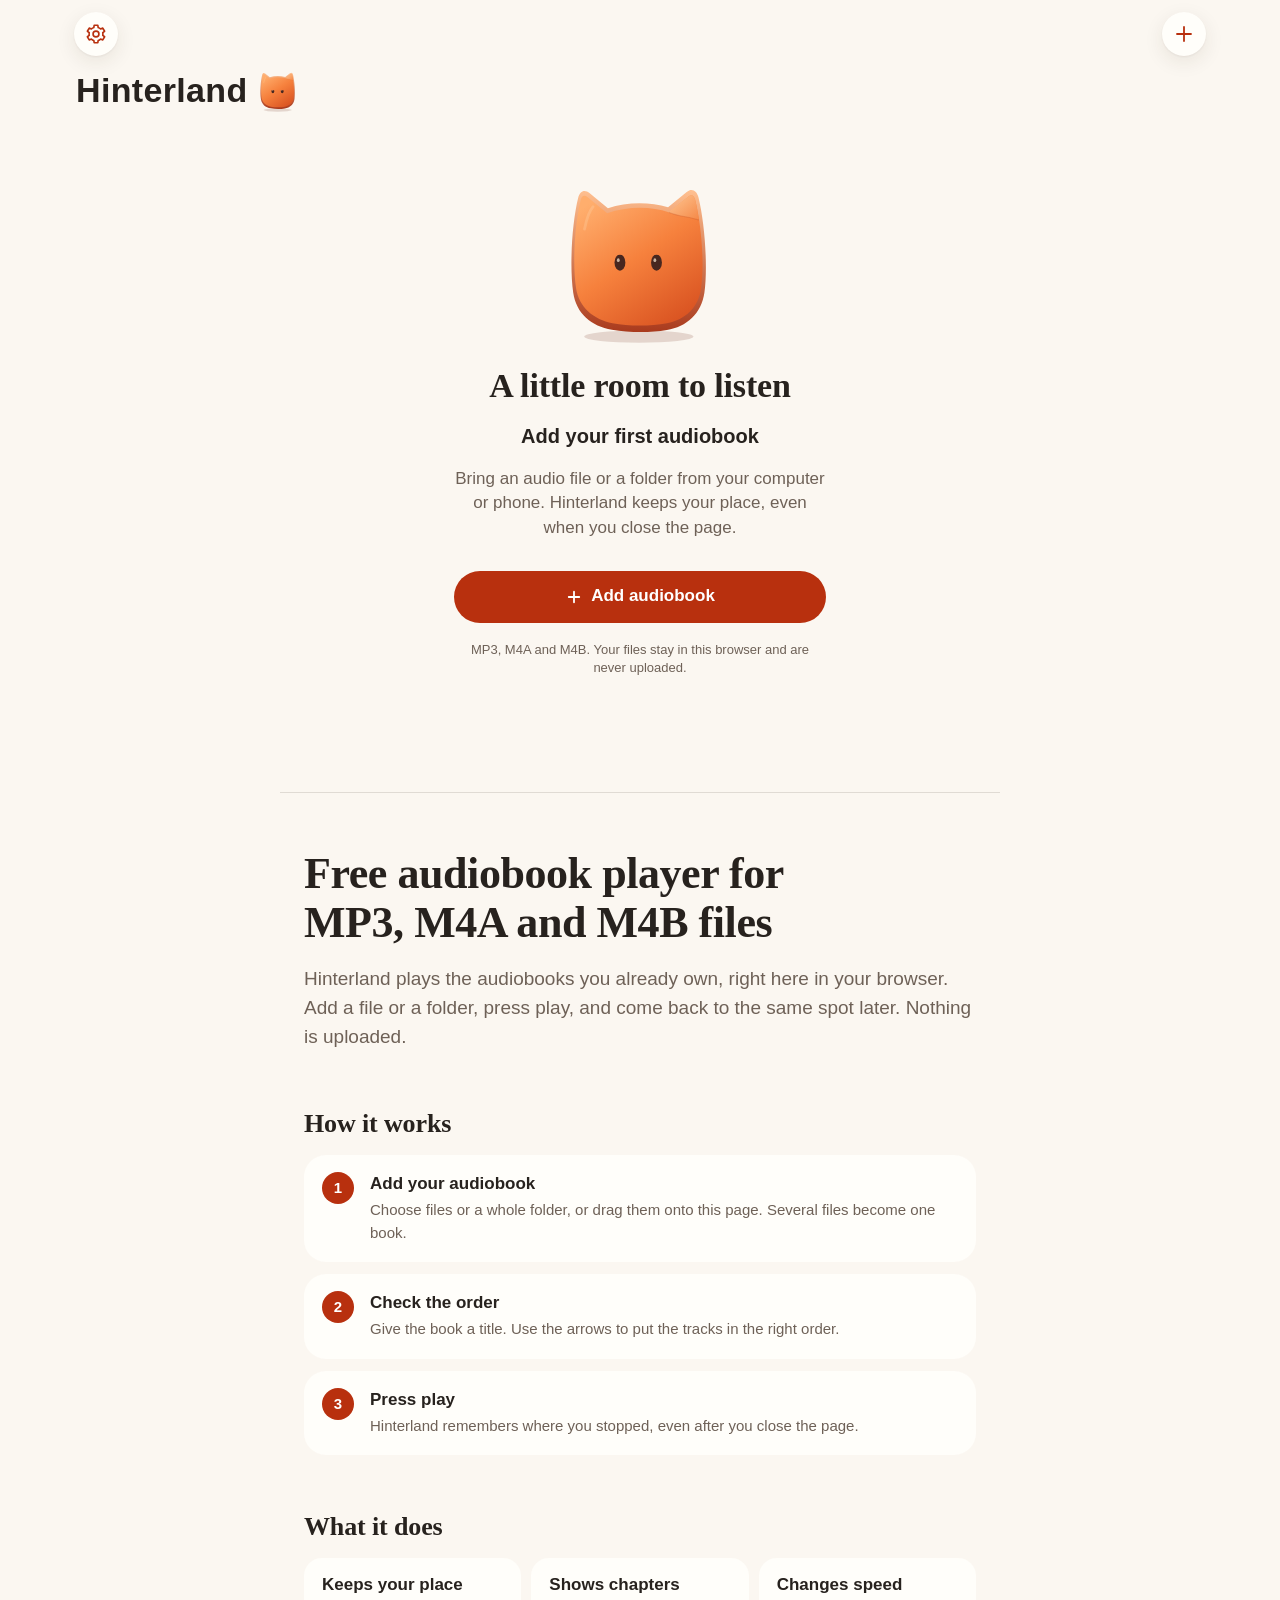
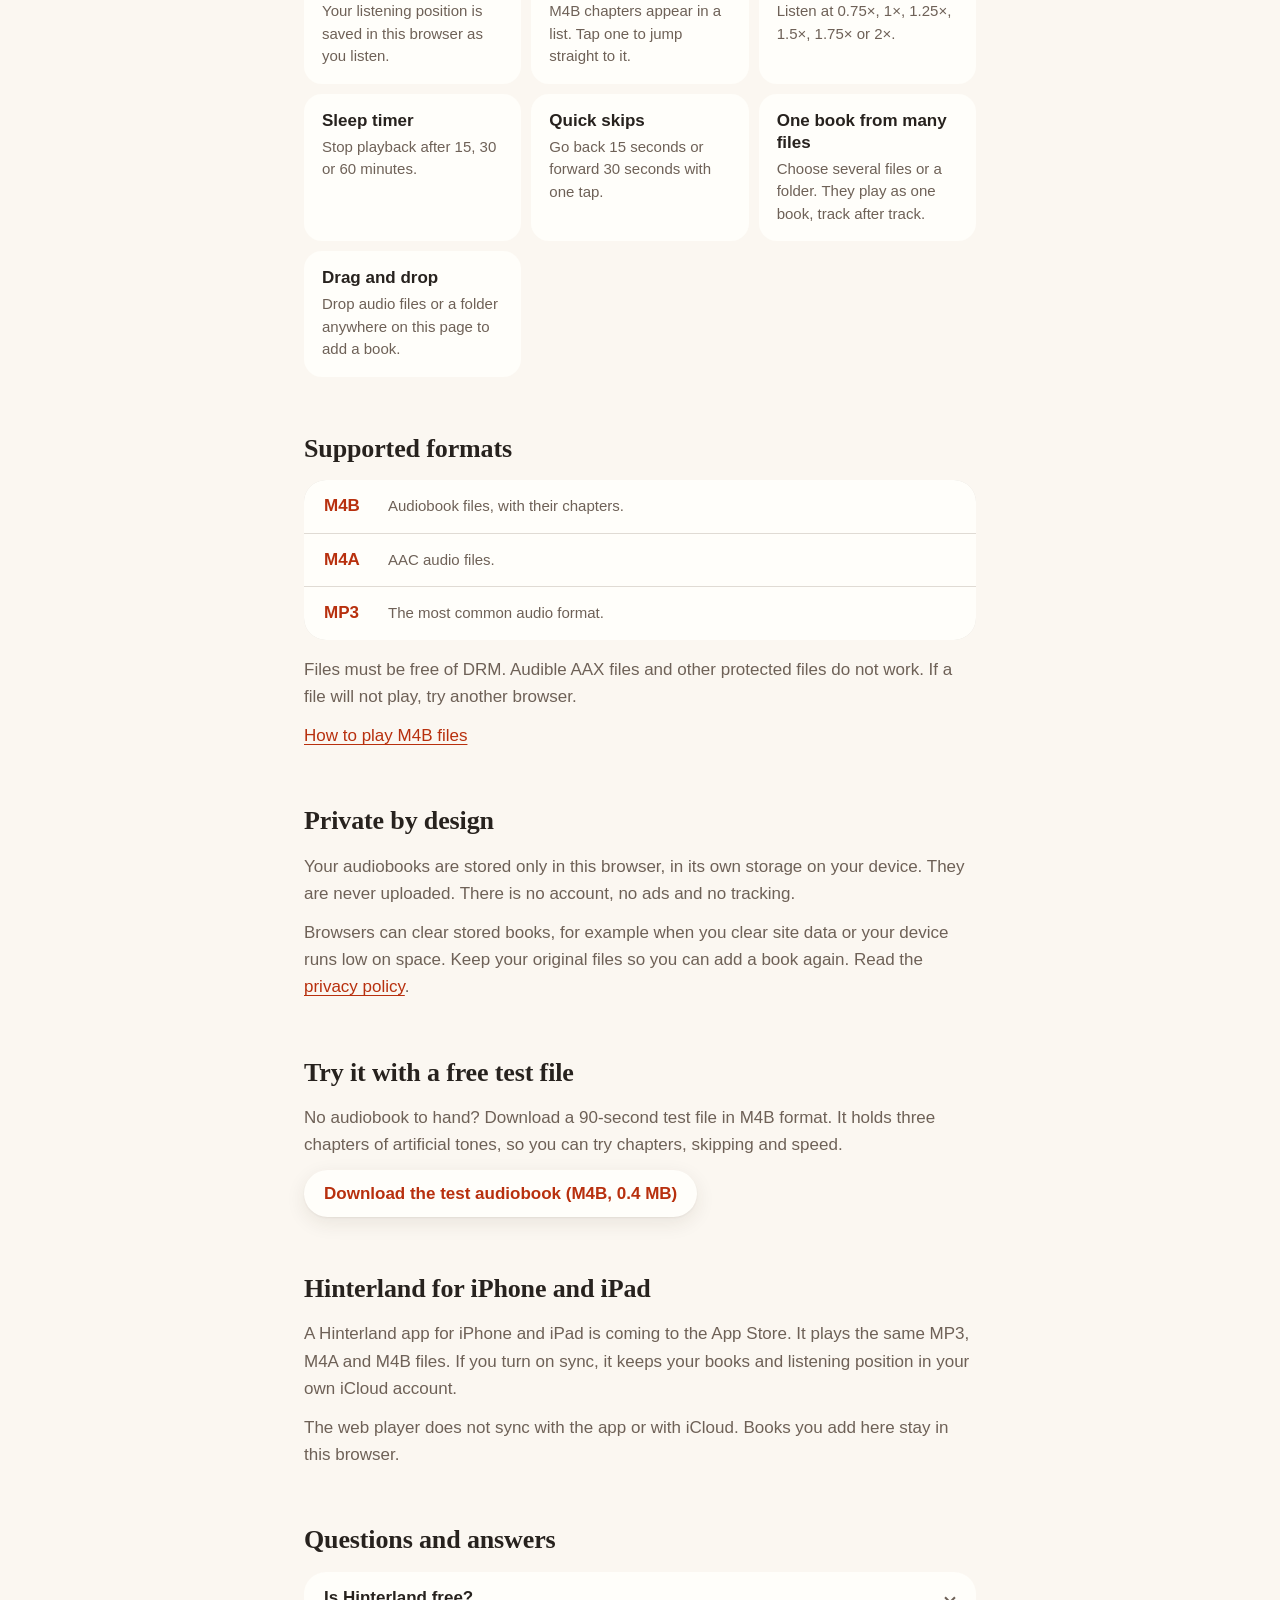
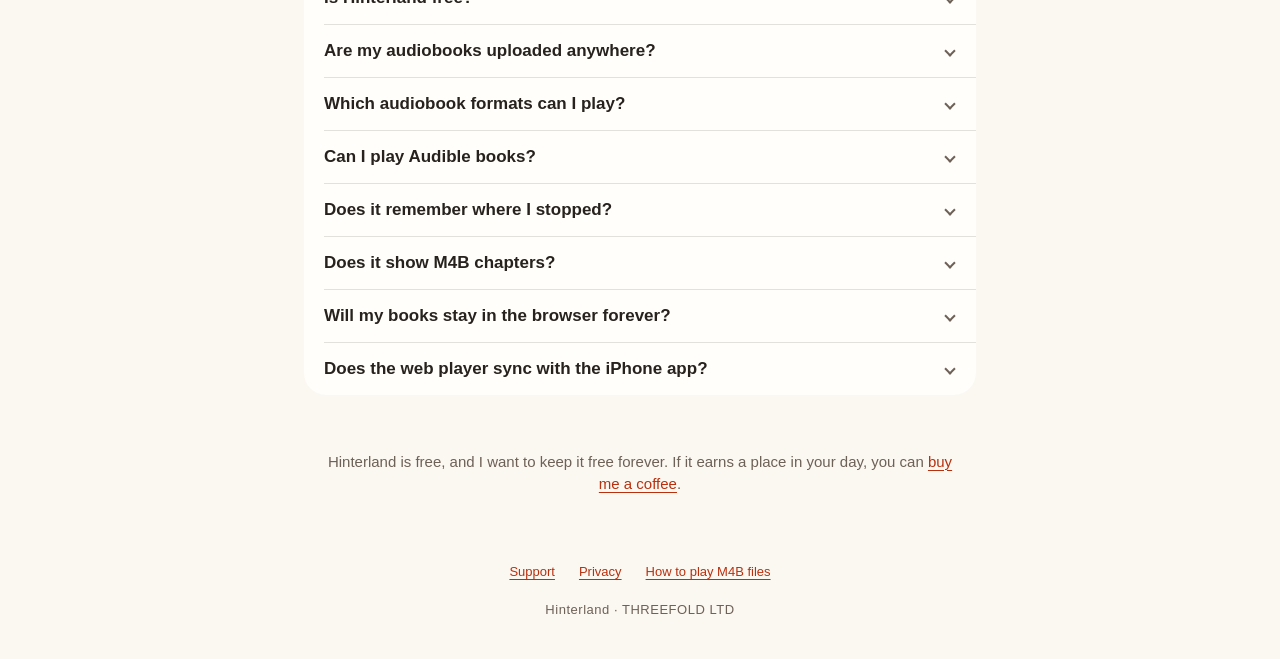
<file: index.html>
<!doctype html>
<html lang="en">
<head>
  <meta charset="utf-8">
  <meta name="viewport" content="width=device-width, initial-scale=1, viewport-fit=cover">
  <title>Free M4B and MP3 audiobook player in a browser | Hinterland</title>
  <meta name="description" content="Play M4B, MP3 and M4A audiobooks free in your browser. Chapters, speed control, a sleep timer and your saved place. Files stay on your device, never uploaded.">
  <link rel="canonical" href="https://johnway114.github.io/hinterland-site/">
  <meta name="color-scheme" content="light dark">
  <meta name="theme-color" content="#FBF7F1" media="(prefers-color-scheme: light)">
  <meta name="theme-color" content="#1B1A19" media="(prefers-color-scheme: dark)">
  <meta property="og:type" content="website">
  <meta property="og:site_name" content="Hinterland">
  <meta property="og:title" content="Hinterland: a free audiobook player for M4B, MP3 and M4A">
  <meta property="og:description" content="Play the audiobooks you own, right in your browser. Chapters, speed control, a sleep timer and your saved place. Nothing is uploaded.">
  <meta property="og:url" content="https://johnway114.github.io/hinterland-site/">
  <meta property="og:image" content="https://johnway114.github.io/hinterland-site/icon-512.png">
  <meta property="og:image:width" content="512">
  <meta property="og:image:height" content="512">
  <meta property="og:image:alt" content="The Hinterland app icon">
  <meta property="og:locale" content="en_GB">
  <meta name="twitter:card" content="summary">
  <meta name="twitter:title" content="Hinterland: a free audiobook player for M4B, MP3 and M4A">
  <meta name="twitter:description" content="Play the audiobooks you own, right in your browser. Chapters, speed control, a sleep timer and your saved place. Nothing is uploaded.">
  <meta name="twitter:image" content="https://johnway114.github.io/hinterland-site/icon-512.png">
  <meta name="twitter:image:alt" content="The Hinterland app icon">
  <link rel="manifest" href="manifest.webmanifest">
  <link rel="icon" href="icon-192.png" sizes="192x192" type="image/png">
  <link rel="apple-touch-icon" href="apple-touch-icon.png">
  <link rel="stylesheet" href="app.css">
  <script src="app.js" defer></script>
  <script type="application/ld+json">
  {
    "@context": "https://schema.org",
    "@graph": [
      {
        "@type": "WebApplication",
        "name": "Hinterland",
        "url": "https://johnway114.github.io/hinterland-site/",
        "description": "A free audiobook player for MP3, M4A and M4B files that runs in your browser. Files stay on your device and are never uploaded.",
        "image": "https://johnway114.github.io/hinterland-site/icon-512.png",
        "applicationCategory": "MultimediaApplication",
        "operatingSystem": "Any",
        "browserRequirements": "Requires JavaScript",
        "isAccessibleForFree": true,
        "offers": {
          "@type": "Offer",
          "price": "0",
          "priceCurrency": "USD"
        },
        "publisher": {
          "@type": "Organization",
          "name": "THREEFOLD LTD"
        }
      },
      {
        "@type": "FAQPage",
        "mainEntity": [
          {
            "@type": "Question",
            "name": "Is Hinterland free?",
            "acceptedAnswer": { "@type": "Answer", "text": "Yes. The web player is free. There is no account, no ads and no tracking." }
          },
          {
            "@type": "Question",
            "name": "Are my audiobooks uploaded anywhere?",
            "acceptedAnswer": { "@type": "Answer", "text": "No. Your files are stored only in this browser, on your device. Nothing is sent to a server." }
          },
          {
            "@type": "Question",
            "name": "Which audiobook formats can I play?",
            "acceptedAnswer": { "@type": "Answer", "text": "MP3, M4A and M4B files without DRM. You can add one file, several files or a whole folder, and they become one book." }
          },
          {
            "@type": "Question",
            "name": "Can I play Audible books?",
            "acceptedAnswer": { "@type": "Answer", "text": "No. Audible AAX files and other protected (DRM) files do not work in Hinterland." }
          },
          {
            "@type": "Question",
            "name": "Does it remember where I stopped?",
            "acceptedAnswer": { "@type": "Answer", "text": "Yes. Hinterland saves your listening position in this browser. Close the page, come back later and carry on from the same spot." }
          },
          {
            "@type": "Question",
            "name": "Does it show M4B chapters?",
            "acceptedAnswer": { "@type": "Answer", "text": "Yes. In the player, open Chapters & tracks to see the chapters in an M4B file and jump to any of them." }
          },
          {
            "@type": "Question",
            "name": "Will my books stay in the browser forever?",
            "acceptedAnswer": { "@type": "Answer", "text": "Not always. Browsers can clear stored books, for example when you clear site data or your device runs low on space. Keep your original files so you can add them again." }
          },
          {
            "@type": "Question",
            "name": "Does the web player sync with the iPhone app?",
            "acceptedAnswer": { "@type": "Answer", "text": "No. The web player does not sync with the iPhone app or iCloud. The iPhone and iPad app is coming to the App Store." }
          }
        ]
      }
    ]
  }
  </script>
</head>
<body>
  <a class="skip-link" href="#about">Skip to information about Hinterland</a>

  <main>
    <section class="app" aria-label="Hinterland web player">
      <header class="topbar">
        <button class="glass-button" data-action="settings" aria-label="Settings" title="Settings">
          <svg class="icon" width="22" height="22" viewBox="0 0 24 24" fill="none" stroke="currentColor" stroke-width="1.8" stroke-linecap="round" stroke-linejoin="round" aria-hidden="true"><path d="M12 15.2a3.2 3.2 0 1 0 0-6.4 3.2 3.2 0 0 0 0 6.4Z"/><path d="M19.4 13.5a7.6 7.6 0 0 0 0-3l2-1.5-2-3.5-2.4 1a7.6 7.6 0 0 0-2.6-1.5L14 2.5h-4l-.4 2.5A7.6 7.6 0 0 0 7 6.5l-2.4-1-2 3.5 2 1.5a7.6 7.6 0 0 0 0 3l-2 1.5 2 3.5 2.4-1a7.6 7.6 0 0 0 2.6 1.5l.4 2.5h4l.4-2.5a7.6 7.6 0 0 0 2.6-1.5l2.4 1 2-3.5-2-1.5Z"/></svg>
        </button>
        <button class="glass-button" data-action="add" aria-label="Add audiobook" title="Add audiobook">
          <svg class="icon" width="24" height="24" viewBox="0 0 24 24" fill="none" stroke="currentColor" stroke-width="1.8" stroke-linecap="round" stroke-linejoin="round" aria-hidden="true"><path d="M12 5v14M5 12h14"/></svg>
        </button>
      </header>
      <p class="large-title"><span>Hinterland</span><span id="title-mascot" class="title-mascot" aria-hidden="true"></span></p>
      <div id="library">
        <noscript><p class="unavailable">The web player needs JavaScript. Turn it on in your browser to add and play audiobooks.</p></noscript>
      </div>
    </section>

    <section id="player" class="player-view" aria-labelledby="player-heading" hidden>
      <header class="player-bar">
        <span class="bar-start">
          <button class="bar-button back-button" data-action="close-player">
            <svg class="icon" width="18" height="18" viewBox="0 0 24 24" fill="none" stroke="currentColor" stroke-width="2.4" stroke-linecap="round" stroke-linejoin="round" aria-hidden="true"><path d="m15 5-7 7 7 7"/></svg>
            Library
          </button>
        </span>
        <h2 id="player-heading" class="sheet-title eyebrow">Now listening</h2>
        <span class="bar-end">
          <button id="mini-window-button" class="glass-button" data-action="mini-window" aria-label="Open mini player" title="Open mini player" hidden>
            <svg class="icon" width="22" height="22" viewBox="0 0 24 24" fill="none" stroke="currentColor" stroke-width="1.8" stroke-linecap="round" stroke-linejoin="round" aria-hidden="true"><rect x="2.5" y="4.5" width="19" height="15" rx="2.5"/><rect x="12" y="12" width="7" height="5" rx="1.2" fill="currentColor" stroke="none"/></svg>
          </button>
        </span>
      </header>
      <div class="player-layout">
        <div id="player-body"></div>
        <aside id="contents" aria-label="Chapters and tracks">
          <h2 class="contents-heading">Chapters &amp; tracks</h2>
          <div id="contents-body"></div>
        </aside>
      </div>
    </section>

    <div class="content" id="about">
      <header class="intro">
        <h1 class="serif">Free audiobook player for MP3, M4A and M4B files</h1>
        <p class="lead">Hinterland plays the audiobooks you already own, right here in your browser. Add a file or a folder, press play, and come back to the same spot later. Nothing is uploaded.</p>
      </header>

      <section aria-labelledby="how-heading">
        <h2 id="how-heading" class="serif">How it works</h2>
        <ol class="steps">
          <li>
            <h3>Add your audiobook</h3>
            <p>Choose files or a whole folder, or drag them onto this page. Several files become one book.</p>
          </li>
          <li>
            <h3>Check the order</h3>
            <p>Give the book a title. Use the arrows to put the tracks in the right order.</p>
          </li>
          <li>
            <h3>Press play</h3>
            <p>Hinterland remembers where you stopped, even after you close the page.</p>
          </li>
        </ol>
      </section>

      <section aria-labelledby="features-heading">
        <h2 id="features-heading" class="serif">What it does</h2>
        <ul class="features">
          <li><h3>Keeps your place</h3><p>Your listening position is saved in this browser as you listen.</p></li>
          <li><h3>Shows chapters</h3><p>M4B chapters appear in a list. Tap one to jump straight to it.</p></li>
          <li><h3>Changes speed</h3><p>Listen at 0.75×, 1×, 1.25×, 1.5×, 1.75× or 2×.</p></li>
          <li><h3>Sleep timer</h3><p>Stop playback after 15, 30 or 60 minutes.</p></li>
          <li><h3>Quick skips</h3><p>Go back 15 seconds or forward 30 seconds with one tap.</p></li>
          <li><h3>One book from many files</h3><p>Choose several files or a folder. They play as one book, track after track.</p></li>
          <li><h3>Drag and drop</h3><p>Drop audio files or a folder anywhere on this page to add a book.</p></li>
        </ul>
      </section>

      <section aria-labelledby="formats-heading">
        <h2 id="formats-heading" class="serif">Supported formats</h2>
        <dl class="formats">
          <div><dt>M4B</dt><dd>Audiobook files, with their chapters.</dd></div>
          <div><dt>M4A</dt><dd>AAC audio files.</dd></div>
          <div><dt>MP3</dt><dd>The most common audio format.</dd></div>
        </dl>
        <p>Files must be free of DRM. Audible AAX files and other protected files do not work. If a file will not play, try another browser.</p>
        <p><a href="how-to-play-m4b-files.html">How to play M4B files</a></p>
      </section>

      <section aria-labelledby="private-heading">
        <h2 id="private-heading" class="serif">Private by design</h2>
        <p>Your audiobooks are stored only in this browser, in its own storage on your device. They are never uploaded. There is no account, no ads and no tracking.</p>
        <p>Browsers can clear stored books, for example when you clear site data or your device runs low on space. Keep your original files so you can add a book again. Read the <a href="privacy.html">privacy policy</a>.</p>
      </section>

      <section aria-labelledby="test-heading">
        <h2 id="test-heading" class="serif">Try it with a free test file</h2>
        <p>No audiobook to hand? Download a 90-second test file in M4B format. It holds three chapters of artificial tones, so you can try chapters, skipping and speed.</p>
        <p><a class="download" href="review/hinterland-test.m4b" download>Download the test audiobook (M4B, 0.4 MB)</a></p>
      </section>

      <section aria-labelledby="ios-heading">
        <h2 id="ios-heading" class="serif">Hinterland for iPhone and iPad</h2>
        <p>A Hinterland app for iPhone and iPad is coming to the App Store. It plays the same MP3, M4A and M4B files. If you turn on sync, it keeps your books and listening position in your own iCloud account.</p>
        <p>The web player does not sync with the app or with iCloud. Books you add here stay in this browser.</p>
      </section>

      <section aria-labelledby="faq-heading">
        <h2 id="faq-heading" class="serif">Questions and answers</h2>
        <div class="faq">
          <details>
            <summary>Is Hinterland free?</summary>
            <p>Yes. The web player is free. There is no account, no ads and no tracking.</p>
          </details>
          <details>
            <summary>Are my audiobooks uploaded anywhere?</summary>
            <p>No. Your files are stored only in this browser, on your device. Nothing is sent to a server.</p>
          </details>
          <details>
            <summary>Which audiobook formats can I play?</summary>
            <p>MP3, M4A and M4B files without DRM. You can add one file, several files or a whole folder, and they become one book.</p>
          </details>
          <details>
            <summary>Can I play Audible books?</summary>
            <p>No. Audible AAX files and other protected (DRM) files do not work in Hinterland.</p>
          </details>
          <details>
            <summary>Does it remember where I stopped?</summary>
            <p>Yes. Hinterland saves your listening position in this browser. Close the page, come back later and carry on from the same spot.</p>
          </details>
          <details>
            <summary>Does it show M4B chapters?</summary>
            <p>Yes. In the player, open Chapters &amp; tracks to see the chapters in an M4B file and jump to any of them.</p>
          </details>
          <details>
            <summary>Will my books stay in the browser forever?</summary>
            <p>Not always. Browsers can clear stored books, for example when you clear site data or your device runs low on space. Keep your original files so you can add them again.</p>
          </details>
          <details>
            <summary>Does the web player sync with the iPhone app?</summary>
            <p>No. The web player does not sync with the iPhone app or iCloud. The iPhone and iPad app is coming to the App Store.</p>
          </details>
        </div>
      </section>

      <p class="coffee">Hinterland is free, and I want to keep it free forever. If it earns a place in your day, you can <a class="coffee-link" href="https://buymeacoffee.com/hinterlandapp" target="_blank" rel="noopener">buy me a coffee</a>.</p>
    </div>
  </main>

  <footer class="site-footer">
    <nav aria-label="More about Hinterland">
      <a href="support.html">Support</a>
      <a href="privacy.html">Privacy</a>
      <a href="how-to-play-m4b-files.html">How to play M4B files</a>
    </nav>
    <p>Hinterland · THREEFOLD LTD</p>
  </footer>

  <div id="mini" class="mini" hidden></div>

  <input id="pick-files" type="file" multiple accept=".mp3,.m4a,.m4b,audio/*" hidden>
  <input id="pick-folder" type="file" webkitdirectory multiple hidden>

  <div class="drop-hint" aria-hidden="true">
    <div class="drop-card">
      <svg class="icon" width="30" height="30" viewBox="0 0 24 24" fill="none" stroke="currentColor" stroke-width="1.8" stroke-linecap="round" stroke-linejoin="round"><path d="M12 5v14M5 12h14"/></svg>
      <p class="drop-title">Drop to add an audiobook</p>
      <p>Files or a folder become one book. Nothing is uploaded.</p>
    </div>
  </div>

  <!-- Sheets. app.js opens them with showModal(); any button with data-close="<id>" closes one. -->

  <dialog id="add" class="action-sheet" aria-labelledby="add-heading" aria-describedby="add-message">
    <div class="action-group">
      <div class="action-head">
        <h2 id="add-heading">Add an audiobook</h2>
        <p id="add-message">A selection of files or a folder becomes one book. Your originals stay where they are.</p>
      </div>
      <button class="action" data-action="choose-files">Choose files</button>
      <button class="action" data-action="choose-folder">Choose folder</button>
    </div>
    <button class="action cancel" data-close="add">Cancel</button>
    <p class="action-note">You can also drag files or a folder onto this page.</p>
  </dialog>

  <dialog id="review" class="sheet" data-dismiss="no" aria-labelledby="review-heading">
    <div class="sheet-bar">
      <span class="bar-start"><button class="bar-button" data-action="review-cancel">Cancel</button></span>
      <h2 id="review-heading" class="sheet-title">Review import</h2>
      <span class="bar-end"><button id="review-commit" class="bar-button strong" data-action="review-commit" disabled>Add Book</button></span>
    </div>
    <div class="sheet-body">
      <section class="group">
        <h3 class="group-header"><label for="review-title">Book title</label></h3>
        <div class="card"><input id="review-title" class="field" type="text" placeholder="Book title" autocomplete="off" spellcheck="false"></div>
        <p class="group-footer">You can rename this later. Your original files won’t change.</p>
      </section>
      <section class="group" aria-labelledby="review-order-heading">
        <h3 class="group-header"><span id="review-order-heading">Track order</span><span id="review-count">0 files</span></h3>
        <div id="review-status" class="card status" role="status" hidden></div>
        <ol id="review-list" class="card review-list"></ol>
        <p class="group-footer">Use the arrows to change playback order. All these files will become one book.</p>
      </section>
      <div id="review-error" class="error" role="alert" hidden></div>
    </div>
  </dialog>

  <dialog id="settings" class="sheet" aria-labelledby="settings-heading">
    <div class="sheet-bar">
      <span class="bar-start"></span>
      <h2 id="settings-heading" class="sheet-title">Settings</h2>
      <span class="bar-end"><button class="bar-button" data-close="settings">Done</button></span>
    </div>
    <div class="sheet-body">
      <section class="group" aria-labelledby="settings-device">
        <h3 id="settings-device" class="group-header">On this device</h3>
        <div class="card">
          <p class="row"><span>Stored audio</span><span id="settings-storage" class="row-value">—</span></p>
        </div>
        <p id="settings-persist" class="group-footer"></p>
      </section>
      <section class="group" aria-labelledby="settings-about">
        <h3 id="settings-about" class="group-header">About Hinterland</h3>
        <ul class="card">
          <li><a class="row" href="privacy.html">Privacy <svg class="icon chevron" width="14" height="14" viewBox="0 0 24 24" fill="none" stroke="currentColor" stroke-width="2.2" stroke-linecap="round" stroke-linejoin="round" aria-hidden="true"><path d="m9 5 7 7-7 7"/></svg></a></li>
          <li><a class="row" href="support.html">Help &amp; support <svg class="icon chevron" width="14" height="14" viewBox="0 0 24 24" fill="none" stroke="currentColor" stroke-width="2.2" stroke-linecap="round" stroke-linejoin="round" aria-hidden="true"><path d="m9 5 7 7-7 7"/></svg></a></li>
        </ul>
        <p class="group-footer">The web player keeps books in this browser only. It does not sync with the iPhone app or iCloud.</p>
      </section>
      <p class="coffee">Hinterland is free, and I want to keep it free forever. If it earns a place in your day, you can <a class="coffee-link" href="https://buymeacoffee.com/hinterlandapp" target="_blank" rel="noopener">buy me a coffee</a>.</p>
    </div>
  </dialog>

  <dialog id="actions" class="action-sheet" aria-labelledby="actions-title">
    <div class="action-group">
      <div class="action-head">
        <h2 id="actions-title">Book</h2>
      </div>
      <button class="action" data-action="rename">Rename</button>
      <button class="action destructive" data-action="delete">Delete Book</button>
    </div>
    <button class="action cancel" data-close="actions">Cancel</button>
  </dialog>

  <dialog id="rename" class="sheet compact" aria-labelledby="rename-heading">
    <form id="rename-form">
      <div class="sheet-bar">
        <span class="bar-start"><button type="button" class="bar-button" data-close="rename">Cancel</button></span>
        <h2 id="rename-heading" class="sheet-title">Rename book</h2>
        <span class="bar-end"><button type="button" class="bar-button strong" data-action="rename-save">Save</button></span>
      </div>
      <div class="sheet-body">
        <section class="group">
          <h3 class="group-header"><label for="rename-title">Book title</label></h3>
          <div class="card"><input id="rename-title" class="field" type="text" placeholder="Title" autocomplete="off" spellcheck="false" required autofocus></div>
          <p class="group-footer">Renaming a book doesn’t change its audio files or your originals.</p>
        </section>
      </div>
    </form>
  </dialog>

  <dialog id="delete" class="action-sheet" aria-labelledby="delete-title" aria-describedby="delete-message">
    <div class="action-group">
      <div class="action-head">
        <h2 id="delete-title">Delete book?</h2>
        <p id="delete-message">This removes Hinterland’s copy and listening position from this browser. Your original files are untouched.</p>
      </div>
      <button class="action destructive" data-action="delete-confirm">Delete Book</button>
    </div>
    <button class="action cancel" data-close="delete" autofocus>Cancel</button>
  </dialog>

  <dialog id="alert" class="alert" role="alertdialog" aria-labelledby="alert-heading" aria-describedby="alert-message">
    <h2 id="alert-heading">Playback needs attention</h2>
    <p id="alert-message"></p>
    <button class="alert-button" data-close="alert">OK</button>
  </dialog>
</body>
</html>
</file>
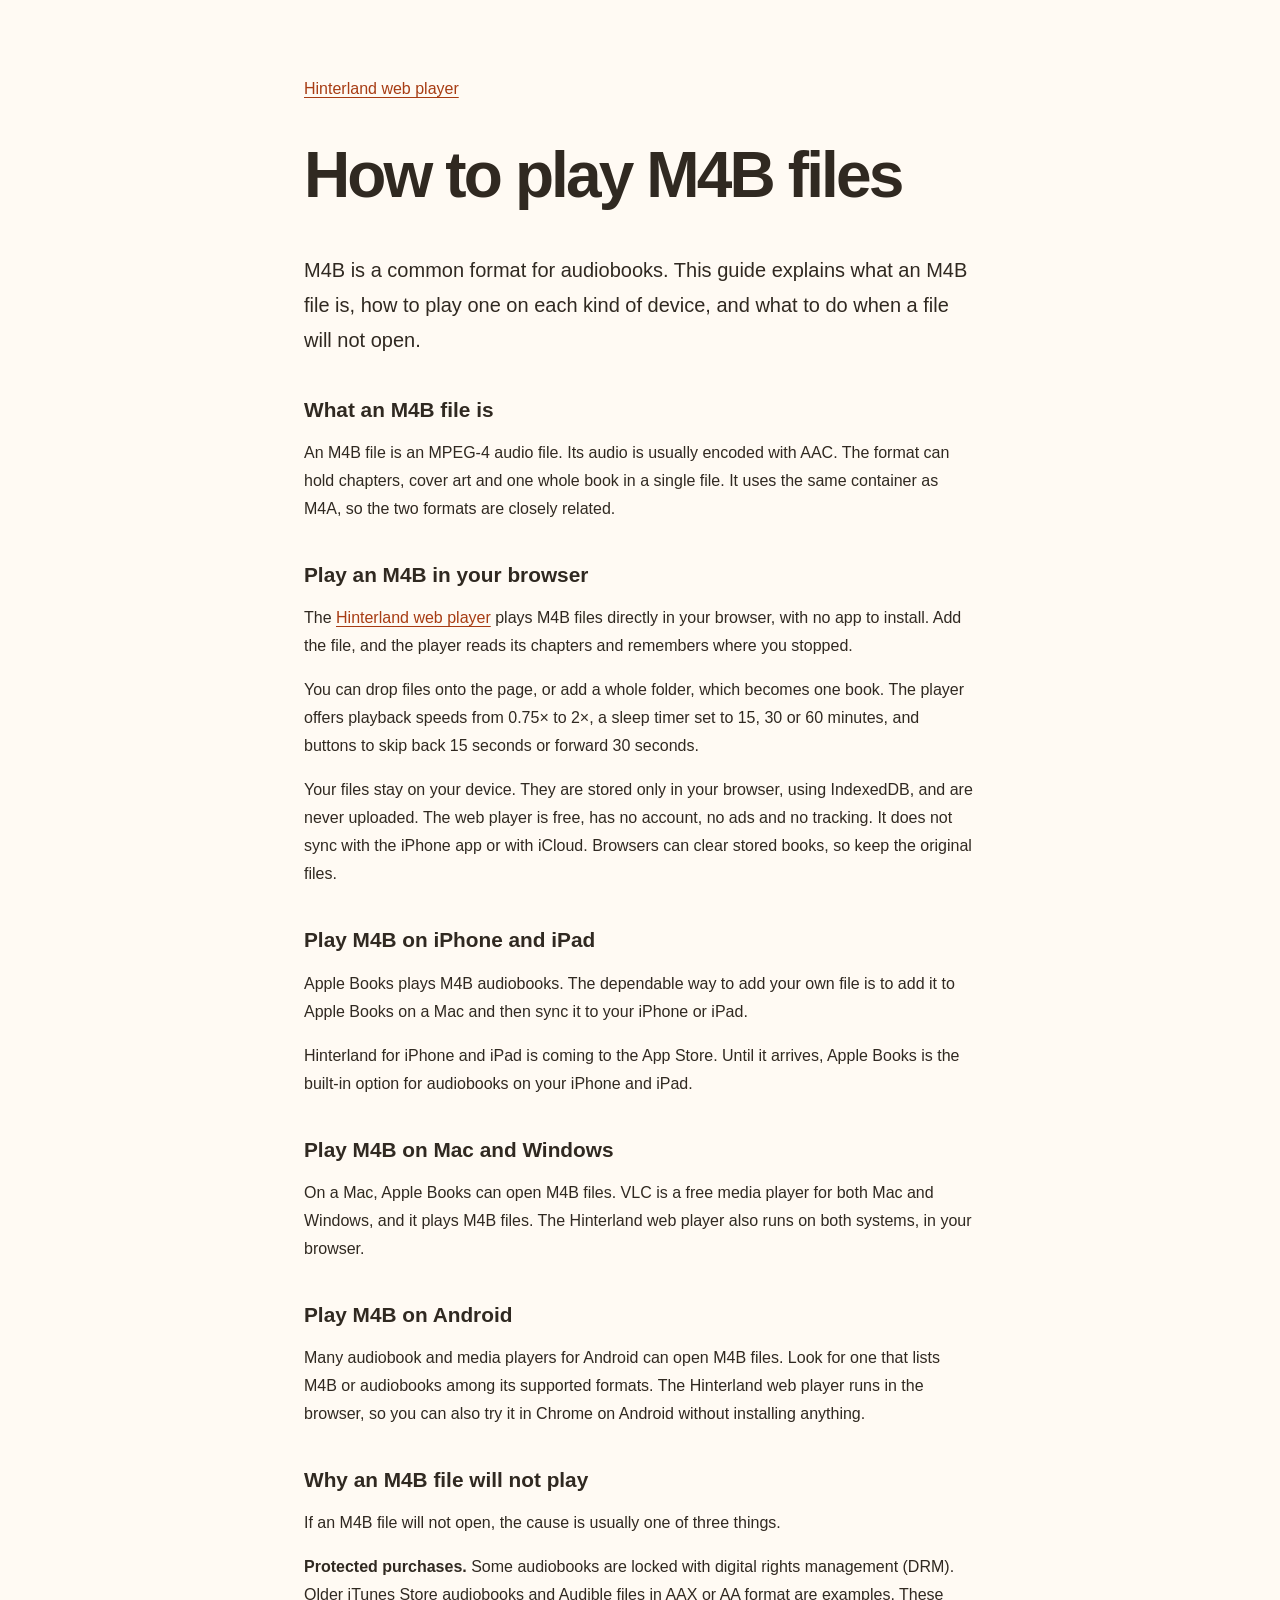
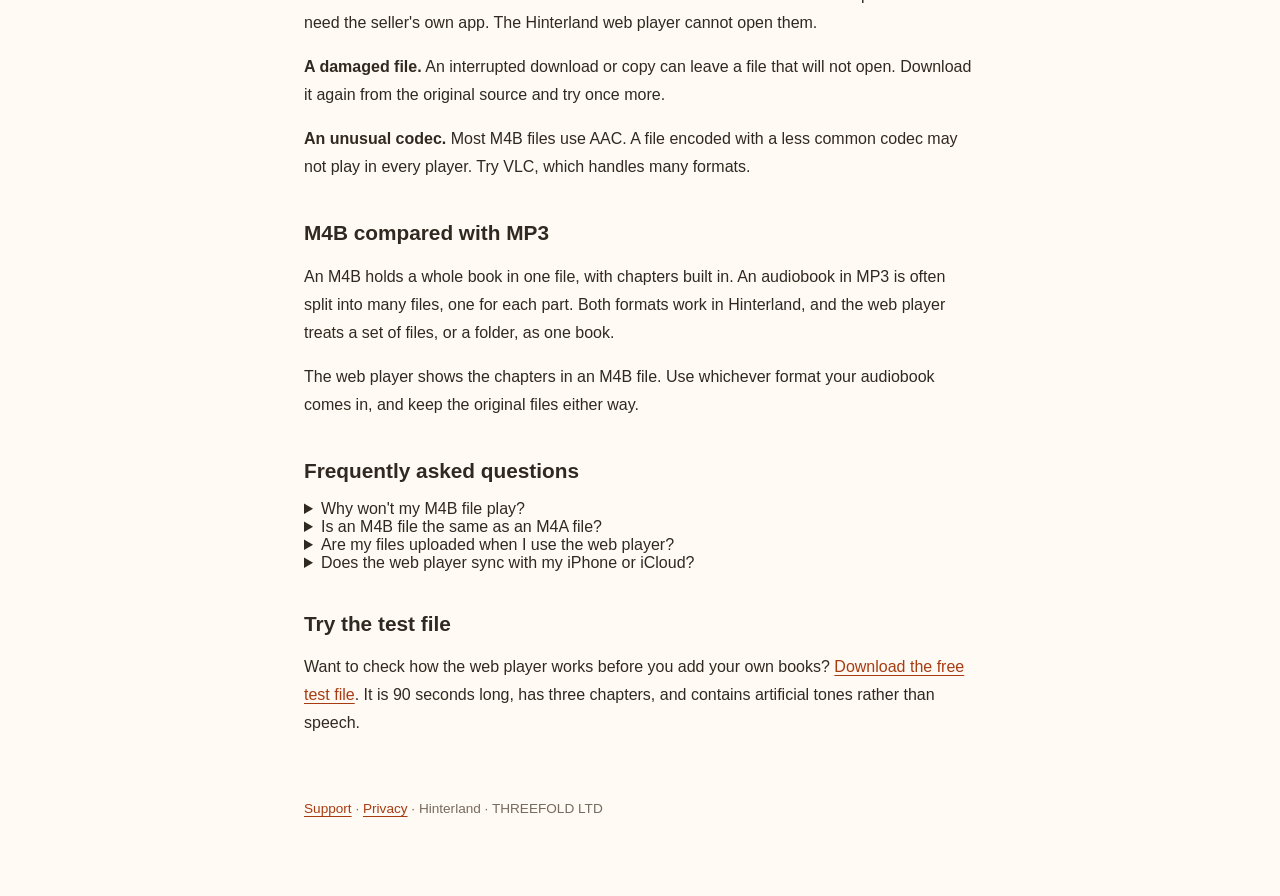
<file: how-to-play-m4b-files.html>
<!doctype html>
<html lang="en">
<head>
  <meta charset="utf-8">
  <meta name="viewport" content="width=device-width, initial-scale=1">
  <title>How to Play M4B Files on Any Device | Hinterland</title>
  <meta name="description" content="Learn what an M4B audiobook file is and how to play it on iPhone, iPad, Mac, Windows and Android. Play it in your browser too, with nothing uploaded.">
  <link rel="canonical" href="https://johnway114.github.io/hinterland-site/how-to-play-m4b-files.html">
  <meta property="og:type" content="article">
  <meta property="og:title" content="How to Play M4B Files on Any Device">
  <meta property="og:description" content="Learn what an M4B audiobook file is and how to play it on iPhone, iPad, Mac, Windows and Android. Play it in your browser too, with nothing uploaded.">
  <meta property="og:url" content="https://johnway114.github.io/hinterland-site/how-to-play-m4b-files.html">
  <link rel="stylesheet" href="style.css">
  <script type="application/ld+json">
  {
    "@context": "https://schema.org",
    "@type": "Article",
    "headline": "How to Play M4B Files on Any Device",
    "description": "Learn what an M4B audiobook file is and how to play it on iPhone, iPad, Mac, Windows and Android. Play it in your browser too, with nothing uploaded.",
    "datePublished": "2026-11-15",
    "mainEntityOfPage": "https://johnway114.github.io/hinterland-site/how-to-play-m4b-files.html",
    "publisher": {
      "@type": "Organization",
      "name": "THREEFOLD LTD"
    }
  }
  </script>
  <script type="application/ld+json">
  {
    "@context": "https://schema.org",
    "@type": "FAQPage",
    "mainEntity": [
      {
        "@type": "Question",
        "name": "Why won't my M4B file play?",
        "acceptedAnswer": {
          "@type": "Answer",
          "text": "Protected purchases need the seller's own app. Older iTunes Store audiobooks and Audible AAX or AA files are examples, and the web player cannot open them. A damaged or incomplete file can also fail, so download it again from the original source. An unusual codec can cause problems too. Try VLC to check."
        }
      },
      {
        "@type": "Question",
        "name": "Is an M4B file the same as an M4A file?",
        "acceptedAnswer": {
          "@type": "Answer",
          "text": "They use the same MPEG-4 container, so the structure is much the same. M4B is the name usually given to audiobooks, which often have chapters."
        }
      },
      {
        "@type": "Question",
        "name": "Are my files uploaded when I use the web player?",
        "acceptedAnswer": {
          "@type": "Answer",
          "text": "No. The web player stores your files only in your browser, using IndexedDB. Nothing is uploaded."
        }
      },
      {
        "@type": "Question",
        "name": "Does the web player sync with my iPhone or iCloud?",
        "acceptedAnswer": {
          "@type": "Answer",
          "text": "No. The web player does not sync with the Hinterland app for iPhone and iPad or with iCloud. It saves your place only in the browser you use."
        }
      }
    ]
  }
  </script>
</head>
<body>
  <main>
    <a href="./">Hinterland web player</a>
    <h1>How to play M4B files</h1>
    <p class="intro">M4B is a common format for audiobooks. This guide explains what an M4B file is, how to play one on each kind of device, and what to do when a file will not open.</p>

    <h2>What an M4B file is</h2>
    <p>An M4B file is an MPEG-4 audio file. Its audio is usually encoded with AAC. The format can hold chapters, cover art and one whole book in a single file. It uses the same container as M4A, so the two formats are closely related.</p>

    <h2>Play an M4B in your browser</h2>
    <p>The <a href="./">Hinterland web player</a> plays M4B files directly in your browser, with no app to install. Add the file, and the player reads its chapters and remembers where you stopped.</p>
    <p>You can drop files onto the page, or add a whole folder, which becomes one book. The player offers playback speeds from 0.75× to 2×, a sleep timer set to 15, 30 or 60 minutes, and buttons to skip back 15 seconds or forward 30 seconds.</p>
    <p>Your files stay on your device. They are stored only in your browser, using IndexedDB, and are never uploaded. The web player is free, has no account, no ads and no tracking. It does not sync with the iPhone app or with iCloud. Browsers can clear stored books, so keep the original files.</p>

    <h2>Play M4B on iPhone and iPad</h2>
    <p>Apple Books plays M4B audiobooks. The dependable way to add your own file is to add it to Apple Books on a Mac and then sync it to your iPhone or iPad.</p>
    <p>Hinterland for iPhone and iPad is coming to the App Store. Until it arrives, Apple Books is the built-in option for audiobooks on your iPhone and iPad.</p>

    <h2>Play M4B on Mac and Windows</h2>
    <p>On a Mac, Apple Books can open M4B files. VLC is a free media player for both Mac and Windows, and it plays M4B files. The Hinterland web player also runs on both systems, in your browser.</p>

    <h2>Play M4B on Android</h2>
    <p>Many audiobook and media players for Android can open M4B files. Look for one that lists M4B or audiobooks among its supported formats. The Hinterland web player runs in the browser, so you can also try it in Chrome on Android without installing anything.</p>

    <h2>Why an M4B file will not play</h2>
    <p>If an M4B file will not open, the cause is usually one of three things.</p>
    <p><strong>Protected purchases.</strong> Some audiobooks are locked with digital rights management (DRM). Older iTunes Store audiobooks and Audible files in AAX or AA format are examples. These need the seller's own app. The Hinterland web player cannot open them.</p>
    <p><strong>A damaged file.</strong> An interrupted download or copy can leave a file that will not open. Download it again from the original source and try once more.</p>
    <p><strong>An unusual codec.</strong> Most M4B files use AAC. A file encoded with a less common codec may not play in every player. Try VLC, which handles many formats.</p>

    <h2>M4B compared with MP3</h2>
    <p>An M4B holds a whole book in one file, with chapters built in. An audiobook in MP3 is often split into many files, one for each part. Both formats work in Hinterland, and the web player treats a set of files, or a folder, as one book.</p>
    <p>The web player shows the chapters in an M4B file. Use whichever format your audiobook comes in, and keep the original files either way.</p>

    <h2>Frequently asked questions</h2>
    <details>
      <summary>Why won't my M4B file play?</summary>
      <p>Protected purchases need the seller's own app. Older iTunes Store audiobooks and Audible AAX or AA files are examples, and the web player cannot open them. A damaged or incomplete file can also fail, so download it again from the original source. An unusual codec can cause problems too. Try VLC to check.</p>
    </details>
    <details>
      <summary>Is an M4B file the same as an M4A file?</summary>
      <p>They use the same MPEG-4 container, so the structure is much the same. M4B is the name usually given to audiobooks, which often have chapters.</p>
    </details>
    <details>
      <summary>Are my files uploaded when I use the web player?</summary>
      <p>No. The web player stores your files only in your browser, using IndexedDB. Nothing is uploaded.</p>
    </details>
    <details>
      <summary>Does the web player sync with my iPhone or iCloud?</summary>
      <p>No. The web player does not sync with the Hinterland app for iPhone and iPad or with iCloud. It saves your place only in the browser you use.</p>
    </details>

    <h2>Try the test file</h2>
    <p>Want to check how the web player works before you add your own books? <a href="review/hinterland-test.m4b" download>Download the free test file</a>. It is 90 seconds long, has three chapters, and contains artificial tones rather than speech.</p>

    <footer><a href="support.html">Support</a> · <a href="privacy.html">Privacy</a> · Hinterland · THREEFOLD LTD</footer>
  </main>
</body>
</html>
</file>
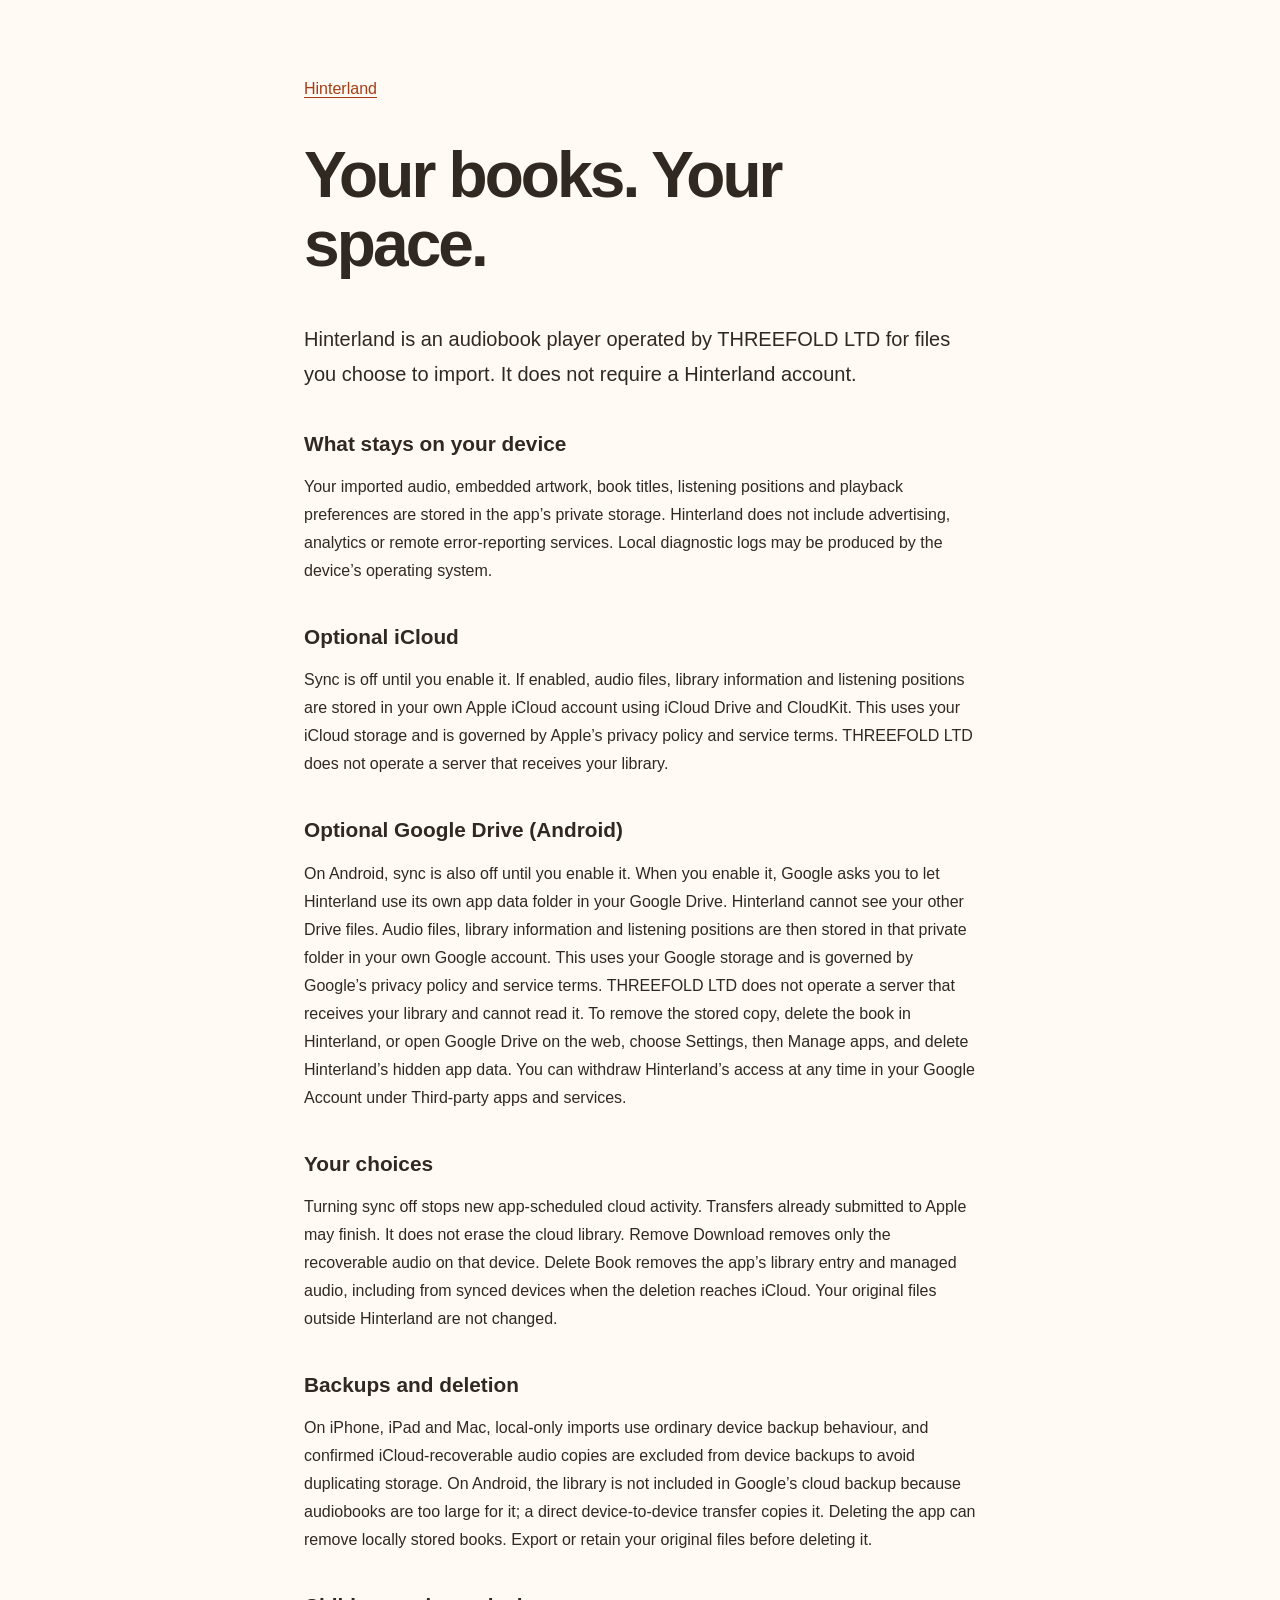
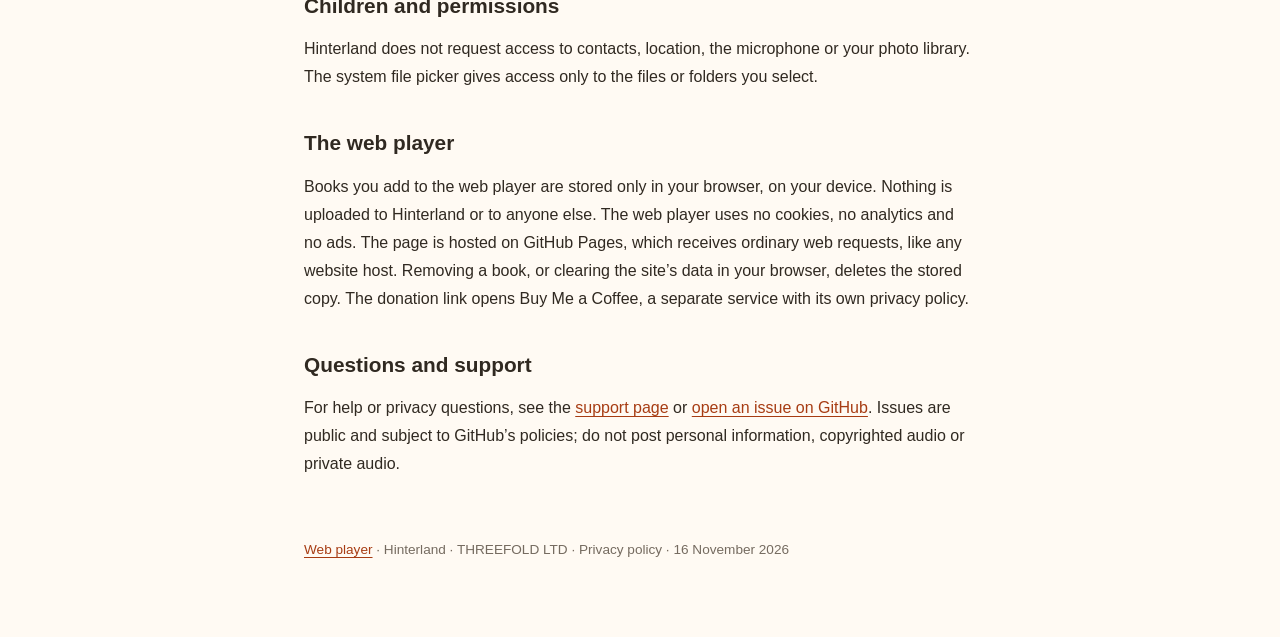
<file: privacy.html>
<!doctype html>
<html lang="en">
<head>
  <meta charset="utf-8">
  <meta name="viewport" content="width=device-width, initial-scale=1">
  <title>Hinterland — Privacy</title>
  <meta name="description" content="How Hinterland handles your data. The web player keeps your books in your browser and uploads nothing. No cookies, analytics or ads.">
  <link rel="canonical" href="https://johnway114.github.io/hinterland-site/privacy.html">
  <link rel="stylesheet" href="style.css">
</head>
<body>
  <main>
    <a href="index.html">Hinterland</a>
    <h1>Your books. Your space.</h1>
    <p class="intro">Hinterland is an audiobook player operated by THREEFOLD LTD for files you choose to import. It does not require a Hinterland account.</p>
    <h2>What stays on your device</h2>
    <p>Your imported audio, embedded artwork, book titles, listening positions and playback preferences are stored in the app’s private storage. Hinterland does not include advertising, analytics or remote error-reporting services. Local diagnostic logs may be produced by the device’s operating system.</p>
    <h2>Optional iCloud</h2>
    <p>Sync is off until you enable it. If enabled, audio files, library information and listening positions are stored in your own Apple iCloud account using iCloud Drive and CloudKit. This uses your iCloud storage and is governed by Apple’s privacy policy and service terms. THREEFOLD LTD does not operate a server that receives your library.</p>
    <h2>Optional Google Drive (Android)</h2>
    <p>On Android, sync is also off until you enable it. When you enable it, Google asks you to let Hinterland use its own app data folder in your Google Drive. Hinterland cannot see your other Drive files. Audio files, library information and listening positions are then stored in that private folder in your own Google account. This uses your Google storage and is governed by Google’s privacy policy and service terms. THREEFOLD LTD does not operate a server that receives your library and cannot read it. To remove the stored copy, delete the book in Hinterland, or open Google Drive on the web, choose Settings, then Manage apps, and delete Hinterland’s hidden app data. You can withdraw Hinterland’s access at any time in your Google Account under Third-party apps and services.</p>
    <h2>Your choices</h2>
    <p>Turning sync off stops new app-scheduled cloud activity. Transfers already submitted to Apple may finish. It does not erase the cloud library. Remove Download removes only the recoverable audio on that device. Delete Book removes the app’s library entry and managed audio, including from synced devices when the deletion reaches iCloud. Your original files outside Hinterland are not changed.</p>
    <h2>Backups and deletion</h2>
    <p>On iPhone, iPad and Mac, local-only imports use ordinary device backup behaviour, and confirmed iCloud-recoverable audio copies are excluded from device backups to avoid duplicating storage. On Android, the library is not included in Google’s cloud backup because audiobooks are too large for it; a direct device-to-device transfer copies it. Deleting the app can remove locally stored books. Export or retain your original files before deleting it.</p>
    <h2>Children and permissions</h2>
    <p>Hinterland does not request access to contacts, location, the microphone or your photo library. The system file picker gives access only to the files or folders you select.</p>
    <h2>The web player</h2>
    <p>Books you add to the web player are stored only in your browser, on your device. Nothing is uploaded to Hinterland or to anyone else. The web player uses no cookies, no analytics and no ads. The page is hosted on GitHub Pages, which receives ordinary web requests, like any website host. Removing a book, or clearing the site’s data in your browser, deletes the stored copy. The donation link opens Buy Me a Coffee, a separate service with its own privacy policy.</p>
    <h2>Questions and support</h2>
    <p>For help or privacy questions, see the <a href="support.html">support page</a> or <a href="https://github.com/johnway114/hinterland-site/issues/new">open an issue on GitHub</a>. Issues are public and subject to GitHub’s policies; do not post personal information, copyrighted audio or private audio.</p>
    <footer><a href="index.html">Web player</a> · Hinterland · THREEFOLD LTD · Privacy policy · 16 November 2026</footer>
  </main>
</body>
</html>
</file>
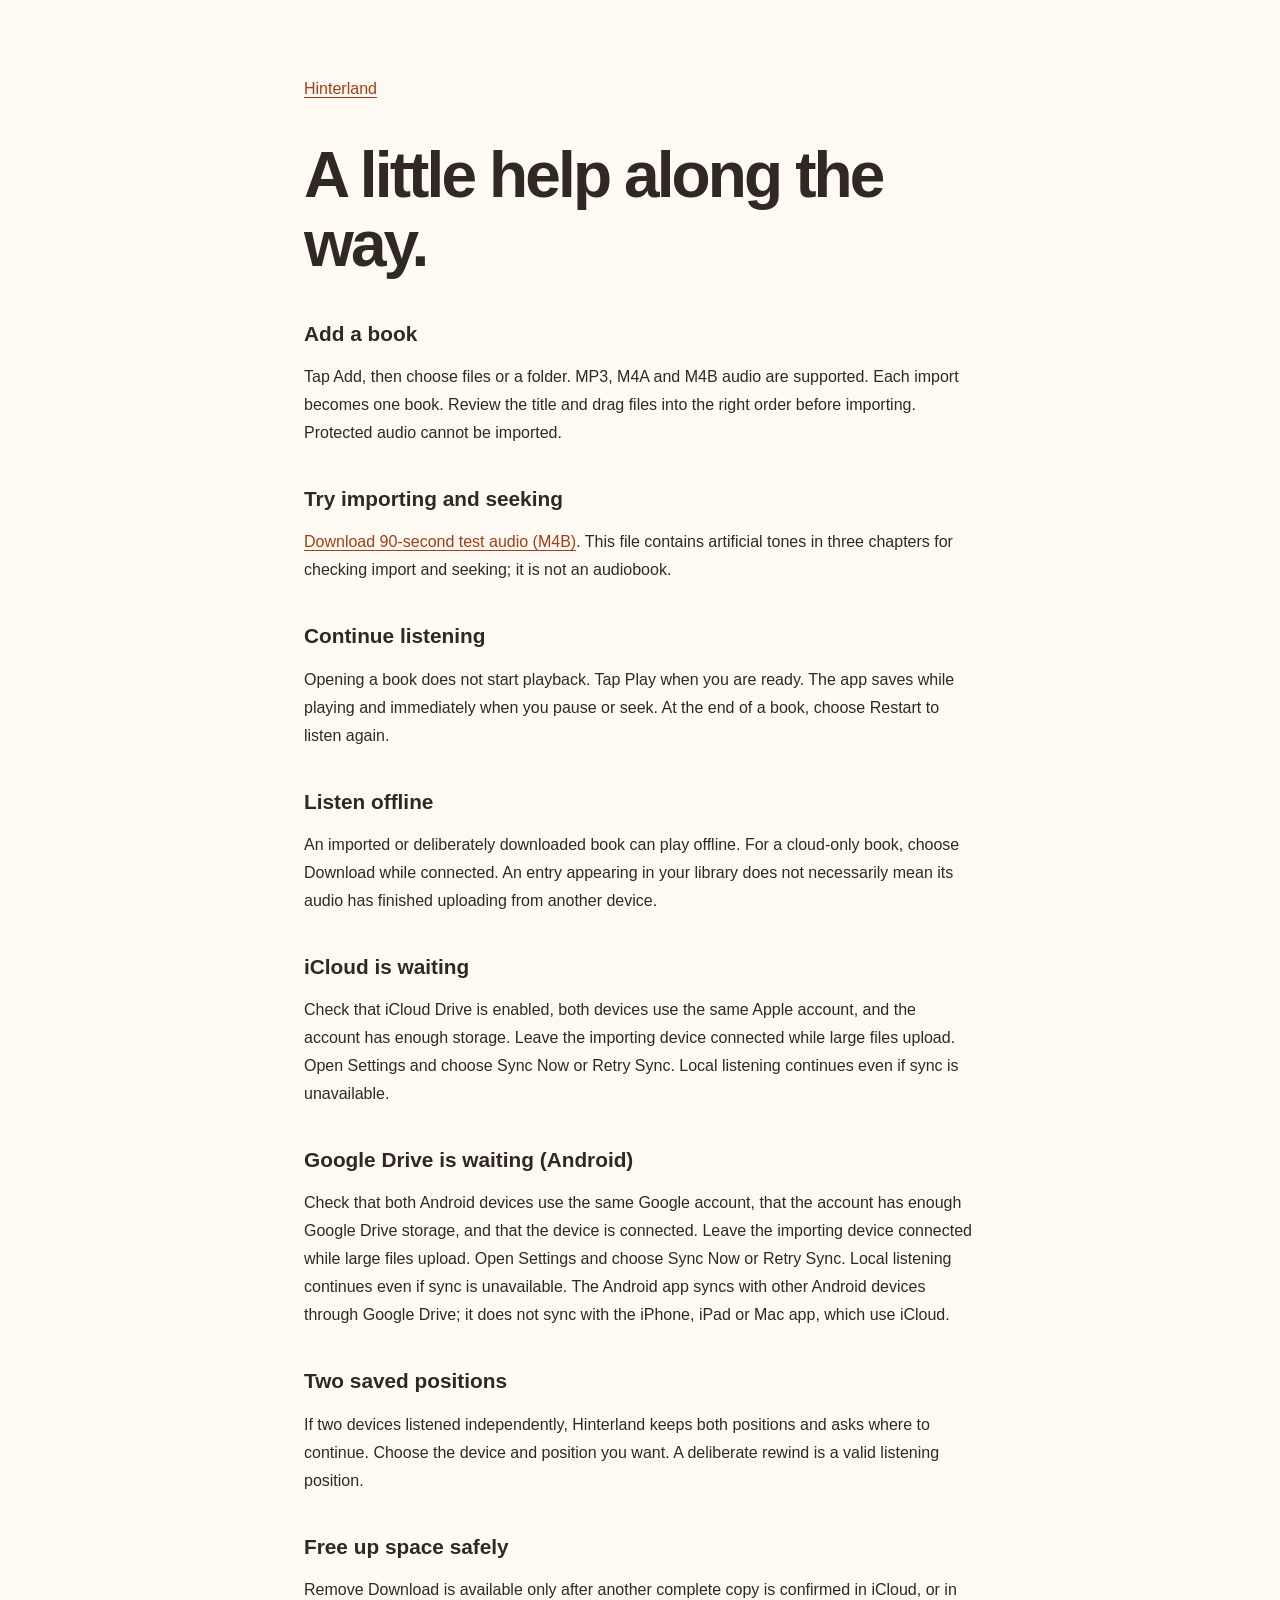
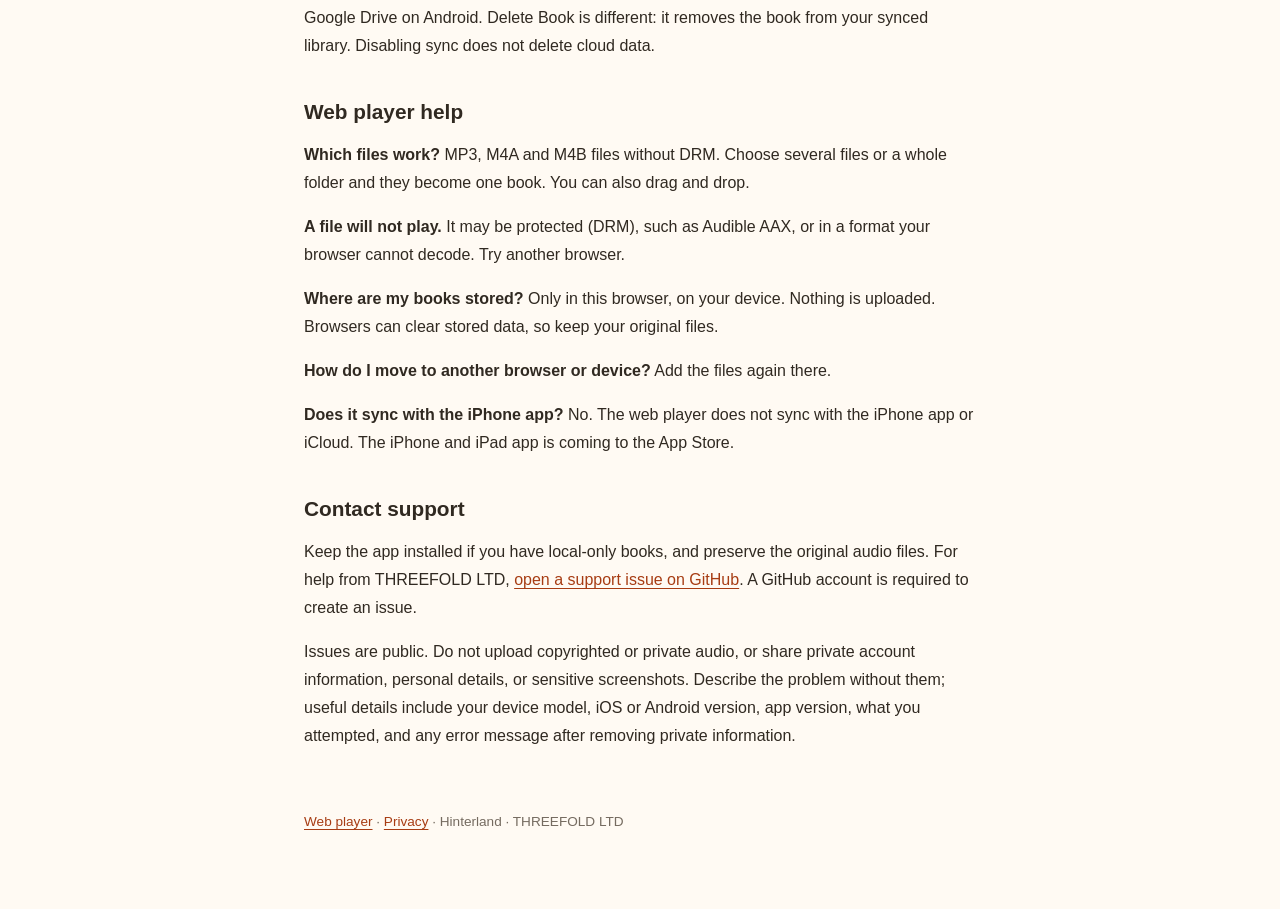
<file: support.html>
<!doctype html>
<html lang="en">
<head>
  <meta charset="utf-8">
  <meta name="viewport" content="width=device-width, initial-scale=1">
  <title>Hinterland — Support</title>
  <meta name="description" content="Help for the Hinterland audiobook player: adding books, the free web player, offline listening and what to do if a file will not play.">
  <link rel="canonical" href="https://johnway114.github.io/hinterland-site/support.html">
  <link rel="stylesheet" href="style.css">
</head>
<body>
  <main>
    <a href="index.html">Hinterland</a>
    <h1>A little help along the way.</h1>
    <h2>Add a book</h2>
    <p>Tap Add, then choose files or a folder. MP3, M4A and M4B audio are supported. Each import becomes one book. Review the title and drag files into the right order before importing. Protected audio cannot be imported.</p>
    <h2>Try importing and seeking</h2>
    <p><a href="review/hinterland-test.m4b" download>Download 90-second test audio (M4B)</a>. This file contains artificial tones in three chapters for checking import and seeking; it is not an audiobook.</p>
    <h2>Continue listening</h2>
    <p>Opening a book does not start playback. Tap Play when you are ready. The app saves while playing and immediately when you pause or seek. At the end of a book, choose Restart to listen again.</p>
    <h2>Listen offline</h2>
    <p>An imported or deliberately downloaded book can play offline. For a cloud-only book, choose Download while connected. An entry appearing in your library does not necessarily mean its audio has finished uploading from another device.</p>
    <h2>iCloud is waiting</h2>
    <p>Check that iCloud Drive is enabled, both devices use the same Apple account, and the account has enough storage. Leave the importing device connected while large files upload. Open Settings and choose Sync Now or Retry Sync. Local listening continues even if sync is unavailable.</p>
    <h2>Google Drive is waiting (Android)</h2>
    <p>Check that both Android devices use the same Google account, that the account has enough Google Drive storage, and that the device is connected. Leave the importing device connected while large files upload. Open Settings and choose Sync Now or Retry Sync. Local listening continues even if sync is unavailable. The Android app syncs with other Android devices through Google Drive; it does not sync with the iPhone, iPad or Mac app, which use iCloud.</p>
    <h2>Two saved positions</h2>
    <p>If two devices listened independently, Hinterland keeps both positions and asks where to continue. Choose the device and position you want. A deliberate rewind is a valid listening position.</p>
    <h2>Free up space safely</h2>
    <p>Remove Download is available only after another complete copy is confirmed in iCloud, or in Google Drive on Android. Delete Book is different: it removes the book from your synced library. Disabling sync does not delete cloud data.</p>
    <h2>Web player help</h2>
    <p><strong>Which files work?</strong> MP3, M4A and M4B files without DRM. Choose several files or a whole folder and they become one book. You can also drag and drop.</p>
    <p><strong>A file will not play.</strong> It may be protected (DRM), such as Audible AAX, or in a format your browser cannot decode. Try another browser.</p>
    <p><strong>Where are my books stored?</strong> Only in this browser, on your device. Nothing is uploaded. Browsers can clear stored data, so keep your original files.</p>
    <p><strong>How do I move to another browser or device?</strong> Add the files again there.</p>
    <p><strong>Does it sync with the iPhone app?</strong> No. The web player does not sync with the iPhone app or iCloud. The iPhone and iPad app is coming to the App Store.</p>
    <h2>Contact support</h2>
    <p>Keep the app installed if you have local-only books, and preserve the original audio files. For help from THREEFOLD LTD, <a href="https://github.com/johnway114/hinterland-site/issues/new">open a support issue on GitHub</a>. A GitHub account is required to create an issue.</p>
    <p>Issues are public. Do not upload copyrighted or private audio, or share private account information, personal details, or sensitive screenshots. Describe the problem without them; useful details include your device model, iOS or Android version, app version, what you attempted, and any error message after removing private information.</p>
    <footer><a href="index.html">Web player</a> · <a href="privacy.html">Privacy</a> · Hinterland · THREEFOLD LTD</footer>
  </main>
</body>
</html>
</file>
<file: app.css>
/* Hinterland web player. Mirrors HinterlandStyle.swift and the iOS views. */

:root {
  color-scheme: light dark;
  --paper: #FBF7F1;
  --surface: #FFFEFA;
  --ink: #27221E;
  --ink-2: #6E6157;
  --accent: #B8300E;
  --on-accent: #FFFFFF;
  --orange: #F57838;
  --danger: #C4211A;
  --hairline: rgb(60 50 40 / 0.14);
  --pressed: rgb(39 34 30 / 0.05);
  --glass-shadow: 0 6px 20px rgb(60 40 20 / 0.09), 0 1px 2px rgb(60 40 20 / 0.06);
  --backdrop: rgb(30 22 16 / 0.32);
  --sans: -apple-system, BlinkMacSystemFont, "SF Pro Text", "Segoe UI", Roboto, "Helvetica Neue", Arial, sans-serif;
  --serif: ui-serif, "New York", Georgia, serif;
  --mono-digits: tabular-nums;
  --page-x: 16px;
  --radius-card: 22px;
}

@media (prefers-color-scheme: dark) {
  :root {
    --paper: #1B1A19;
    --surface: #2A2826;
    --ink: #F6F0E7;
    --ink-2: #BDB5AB;
    --accent: #FF945C;
    /* White text on the light dark-mode accent is too faint for words; buttons with
       text use deep ink instead. The play glyph stays white, as in the app. */
    --on-accent: #1B1A19;
    --danger: #FF6B5E;
    --hairline: rgb(246 240 231 / 0.13);
    --pressed: rgb(246 240 231 / 0.06);
    --glass-shadow: 0 6px 20px rgb(0 0 0 / 0.35), 0 0 0 0.5px rgb(246 240 231 / 0.08);
    --backdrop: rgb(0 0 0 / 0.55);
  }
}

/* ---------- base ---------- */

*, *::before, *::after { box-sizing: border-box; }

html {
  background: var(--paper);
  -webkit-text-size-adjust: 100%;
  text-size-adjust: 100%;
}

body {
  margin: 0;
  min-width: 320px;
  font: 17px/1.45 var(--sans);
  color: var(--ink);
  background: var(--paper);
  -webkit-font-smoothing: antialiased;
  -webkit-tap-highlight-color: transparent;
}

body.has-mini { padding-bottom: calc(92px + env(safe-area-inset-bottom)); }
body:has(dialog[open]) { overflow: hidden; }

/* The player replaces everything else on the page while it is open. */
body.view-player { padding-bottom: 0; }
body.view-player .app,
body.view-player .content,
body.view-player .site-footer,
body.view-player .skip-link,
body.view-player #mini { display: none !important; }

[hidden] { display: none !important; }

h1, h2, h3, p, ol, ul, dl, dd { margin: 0; }
ol, ul { padding: 0; list-style: none; }
img, svg { display: block; }
.icon { flex-shrink: 0; }

a { color: var(--accent); text-underline-offset: 0.2em; text-decoration-thickness: 1px; }

button {
  font: inherit;
  color: inherit;
  background: none;
  border: 0;
  padding: 0;
  margin: 0;
  cursor: pointer;
  touch-action: manipulation;
}
button:disabled { cursor: default; }

.serif {
  font-family: var(--serif);
  font-weight: 600;
  letter-spacing: -0.005em;
}

:focus-visible {
  outline: 3px solid var(--accent);
  outline-offset: 2px;
  border-radius: 8px;
}

.skip-link {
  position: absolute;
  left: 12px;
  top: -100px;
  z-index: 100;
  padding: 10px 16px;
  border-radius: 999px;
  background: var(--surface);
  color: var(--accent);
  font-weight: 600;
  box-shadow: var(--glass-shadow);
}
.skip-link:focus { top: max(12px, env(safe-area-inset-top)); }

/* ---------- app area ---------- */

.app {
  display: flex;
  flex-direction: column;
  min-height: 88vh;
  min-height: 88svh;
  max-width: 1180px;
  margin: 0 auto;
  padding: 0 max(var(--page-x), env(safe-area-inset-right)) 24px max(var(--page-x), env(safe-area-inset-left));
}

.topbar {
  display: flex;
  justify-content: space-between;
  align-items: center;
  padding-top: max(12px, env(safe-area-inset-top));
}

.glass-button {
  display: grid;
  place-items: center;
  width: 44px;
  height: 44px;
  border-radius: 50%;
  color: var(--accent);
  background: var(--surface);
  box-shadow: var(--glass-shadow);
  transition: transform 0.15s ease, background-color 0.15s ease;
}
.glass-button:focus-visible { border-radius: 50%; outline-offset: 3px; }
.glass-button:active { transform: scale(0.94); }

.large-title {
  margin: 14px 0 6px 2px;
  font-size: 34px;
  line-height: 41px;
  font-weight: 700;
  letter-spacing: 0.01em;
  color: var(--ink);
}

#library {
  flex: 1;
  display: flex;
  flex-direction: column;
  min-height: 440px;
}

.unavailable {
  max-width: 440px;
  margin: auto;
  padding: 40px 24px;
  text-align: center;
  color: var(--ink-2);
}

/* Empty library: LibraryView.emptyLibrary */
.empty {
  display: flex;
  flex-direction: column;
  align-items: center;
  gap: 18px;
  width: 100%;
  max-width: 400px;
  margin: auto;
  padding: 42px 14px 56px;
  text-align: center;
}
.empty img { width: 172px; height: 172px; }
.empty h2 {
  font-size: 34px;
  line-height: 1.15;
  color: var(--ink);
  text-wrap: balance;
}
.empty-lead { font-size: 20px; line-height: 25px; font-weight: 600; }
.empty-body { color: var(--ink-2); text-wrap: pretty; }
.empty .hint { font-size: 13px; line-height: 18px; color: var(--ink-2); }

.prominent {
  display: flex;
  align-items: center;
  justify-content: center;
  gap: 8px;
  width: 100%;
  min-height: 52px;
  margin-top: 12px;
  padding: 10px 20px;
  border-radius: 999px;
  font-size: 17px;
  font-weight: 600;
  color: var(--on-accent);
  background: var(--accent);
  transition: filter 0.15s ease, transform 0.15s ease;
}
.prominent .icon { stroke-width: 2.4; }
.prominent:focus-visible { border-radius: 999px; outline-offset: 3px; }
.prominent:active { transform: scale(0.985); filter: brightness(0.92); }
@media (hover: hover) { .prominent:hover { filter: brightness(1.06); } }

/* Library list: LibraryView.bookList */
.book-list {
  width: 100%;
  max-width: 760px;
  margin: 12px auto 0;
}

.section-header,
.group-header {
  display: flex;
  justify-content: space-between;
  gap: 12px;
  padding: 0 20px 8px;
  font-size: 12px;
  line-height: 16px;
  font-weight: 600;
  letter-spacing: 0.12em;
  text-transform: uppercase;
  color: var(--ink-2);
}

.book-list ul {
  background: var(--surface);
  border-radius: 26px;
  padding: 4px 0;
}
.book-list li { position: relative; display: flex; align-items: center; }
.book-list li + li::before {
  content: "";
  position: absolute;
  top: 0;
  left: 97px;
  right: 0;
  border-top: 0.5px solid var(--hairline);
}

.book-row {
  flex: 1;
  min-width: 0;
  display: flex;
  align-items: center;
  gap: 15px;
  min-height: 92px;
  padding: 12px 6px 12px 16px;
  text-align: left;
  border-radius: 20px;
}
.book-row > .icon { color: var(--ink-2); stroke-width: 2.4; }
.book-row:focus-visible, .row-more:focus-visible { outline-offset: -3px; }

.book-text { flex: 1; min-width: 0; display: flex; flex-direction: column; gap: 4px; }
.book-title {
  font-weight: 600;
  line-height: 22px;
  display: -webkit-box;
  -webkit-line-clamp: 2;
  -webkit-box-orient: vertical;
  overflow: hidden;
  overflow-wrap: anywhere;
}
.book-author, .book-meta {
  white-space: nowrap;
  overflow: hidden;
  text-overflow: ellipsis;
  color: var(--ink-2);
}
.book-author { font-size: 15px; line-height: 20px; }
.book-meta { font-size: 12px; line-height: 16px; }

.row-more {
  display: grid;
  place-items: center;
  flex-shrink: 0;
  width: 48px;
  height: 48px;
  margin-right: 6px;
  border-radius: 50%;
  color: var(--ink-2);
}

.section-footer {
  padding: 8px 20px 0;
  font-size: 13px;
  line-height: 18px;
  color: var(--ink-2);
}

@media (hover: hover) {
  .book-row:hover, .row-more:hover, .content-row:hover, .row[href]:hover, .action:hover, .option-row:hover, .menu:hover {
    background-color: var(--pressed);
  }
}
.book-row:active, .row-more:active, .content-row:active, .row[href]:active, .action:active, .option-row:active, .menu:active {
  background-color: var(--pressed);
}

/* Artwork: BookArtwork. Size and radius arrive inline from app.js. */
.artwork {
  display: block;
  flex-shrink: 0;
  overflow: hidden;
  position: relative;
}
.artwork img { width: 100%; height: 100%; object-fit: cover; }
.artwork.placeholder {
  display: grid;
  place-items: center;
  background: linear-gradient(135deg, rgb(245 120 56 / 0.92), #B03820);
}
.artwork.placeholder svg { width: 40%; height: 40%; }

/* ---------- mini player: MiniPlayerView ---------- */

.mini {
  position: fixed;
  left: 0;
  right: 0;
  bottom: 0;
  z-index: 20;
  padding: 8px max(12px, env(safe-area-inset-right)) calc(8px + env(safe-area-inset-bottom)) max(12px, env(safe-area-inset-left));
  background: color-mix(in srgb, var(--paper) 92%, transparent);
  -webkit-backdrop-filter: blur(18px) saturate(1.2);
  backdrop-filter: blur(18px) saturate(1.2);
}

.mini-card {
  position: relative;
  display: flex;
  align-items: center;
  gap: 12px;
  max-width: 660px;
  margin: 0 auto;
  padding: 7px 7px 7px 10px;
  border-radius: 17px;
  background: var(--surface);
  border: 0.5px solid var(--hairline);
  box-shadow: 0 4px 14px rgb(0 0 0 / 0.08);
}

.mini-open {
  flex: 1;
  min-width: 0;
  display: flex;
  align-items: center;
  gap: 12px;
  min-height: 44px;
  text-align: left;
  border-radius: 12px;
}
.mini-text { min-width: 0; display: flex; flex-direction: column; gap: 2px; }
.mini-title, .mini-sub { white-space: nowrap; overflow: hidden; text-overflow: ellipsis; }
.mini-title { font-size: 15px; line-height: 20px; font-weight: 600; }
.mini-sub { font-size: 12px; line-height: 16px; color: var(--ink-2); }

.mini-play {
  display: grid;
  place-items: center;
  flex-shrink: 0;
  width: 44px;
  height: 44px;
  border-radius: 50%;
  color: var(--accent);
}
.mini-play svg { width: 21px; height: 21px; }
.mini-play[aria-label="Play"] svg { transform: translateX(1px); }
.mini-play:disabled { opacity: 0.35; }
.mini-play:focus-visible { border-radius: 50%; }
.mini-open:focus-visible { outline-offset: 0; }

.mini-progress {
  position: absolute;
  left: 14px;
  right: 14px;
  bottom: 0;
  height: 2px;
  pointer-events: none;
}
.mini-progress span {
  display: block;
  height: 100%;
  max-width: 100%;
  border-radius: 2px;
  background: var(--accent);
  transition: width 0.25s linear;
}

/* ---------- sheets ---------- */

dialog {
  padding: 0;
  border: 0;
  color: var(--ink);
  background: var(--paper);
  max-width: none;
  max-height: none;
  overscroll-behavior: contain;
}
dialog::backdrop { background: var(--backdrop); }

/* Full sheets: bottom sheets on phones, centred cards on wide screens. */
dialog.sheet {
  width: 100%;
  height: calc(100% - max(10px, env(safe-area-inset-top)));
  margin: auto 0 0;
  border-radius: 24px 24px 0 0;
  box-shadow: 0 -8px 40px rgb(0 0 0 / 0.12);
}
dialog.sheet[open] { display: flex; flex-direction: column; }
dialog.sheet.compact { height: auto; max-height: calc(100% - max(10px, env(safe-area-inset-top))); }

@media (min-width: 700px) and (min-height: 560px) {
  dialog.sheet {
    width: min(560px, 100% - 48px);
    height: auto;
    max-height: min(880px, 100% - 64px);
    margin: auto;
    border-radius: 24px;
    box-shadow: 0 24px 70px rgb(0 0 0 / 0.22);
  }
  dialog.sheet.compact { max-height: min(880px, 100% - 64px); }
}

#rename-form { display: flex; flex-direction: column; min-height: 0; flex: 1; }

.sheet-bar {
  display: grid;
  grid-template-columns: 1fr auto 1fr;
  align-items: center;
  gap: 8px;
  flex-shrink: 0;
  min-height: 64px;
  padding: 12px 16px 6px;
}
.bar-end { justify-self: end; }
.bar-start { justify-self: start; }
.sheet-title {
  font-size: 17px;
  line-height: 22px;
  font-weight: 600;
  text-align: center;
}
.sheet-title.eyebrow {
  font-size: 12px;
  font-weight: 700;
  letter-spacing: 0.17em;
  text-transform: uppercase;
  color: var(--ink-2);
}

.bar-button {
  min-width: 44px;
  min-height: 44px;
  padding: 0 16px;
  border-radius: 999px;
  font-size: 17px;
  color: var(--accent);
  background: var(--surface);
  box-shadow: var(--glass-shadow);
  white-space: nowrap;
}
.bar-button.strong { font-weight: 600; }
.bar-button:disabled { color: var(--ink-2); opacity: 0.55; box-shadow: none; }
.bar-button:focus-visible { border-radius: 999px; }
.bar-button:not(:disabled):active { transform: scale(0.96); }

.sheet-body {
  flex: 1;
  min-height: 0;
  overflow-y: auto;
  overscroll-behavior: contain;
  padding: 14px 16px calc(28px + env(safe-area-inset-bottom));
}

/* Grouped list sections, as in the iOS Forms */
.group { margin-bottom: 26px; }
.group:last-child { margin-bottom: 0; }
.group-header label { cursor: default; }
#review-count {
  text-transform: none;
  letter-spacing: 0;
  font-weight: 500;
  font-variant-numeric: var(--mono-digits);
}
.group-footer {
  padding: 8px 20px 0;
  font-size: 13px;
  line-height: 18px;
  color: var(--ink-2);
}
.group-footer:empty { display: none; }

.card {
  background: var(--surface);
  border-radius: var(--radius-card);
}
.card > li + li { border-top: 0.5px solid var(--hairline); margin-left: 20px; }
.card > li + li > .row { margin-left: -20px; }

.row {
  display: flex;
  align-items: center;
  justify-content: space-between;
  gap: 16px;
  min-height: 52px;
  padding: 10px 20px;
  color: var(--ink);
  text-decoration: none;
  border-radius: inherit;
}
a.row { border-radius: var(--radius-card); }
.card > li + li > a.row { border-radius: 0 0 var(--radius-card) var(--radius-card); }
.card > li:first-child:not(:last-child) > a.row { border-radius: var(--radius-card) var(--radius-card) 0 0; }
a.row:focus-visible { outline-offset: -3px; }
.row .chevron { color: var(--ink-2); opacity: 0.7; }
.row-value { color: var(--ink-2); font-variant-numeric: var(--mono-digits); text-align: right; }

.field {
  display: block;
  width: 100%;
  min-height: 52px;
  padding: 12px 20px;
  border: 0;
  border-radius: var(--radius-card);
  font: inherit;
  color: var(--ink);
  background: transparent;
}
.field::placeholder { color: var(--ink-2); opacity: 0.7; }
.field:focus-visible { outline-offset: -3px; border-radius: var(--radius-card); }

/* Import review */
.review-list:empty { display: none; }
.review-list li {
  display: flex;
  align-items: center;
  gap: 12px;
  min-height: 52px;
  padding: 4px 6px 4px 12px;
}
.review-list li + li { border-top: 0.5px solid var(--hairline); }
.order {
  flex-shrink: 0;
  width: 24px;
  text-align: right;
  font-size: 12px;
  font-weight: 600;
  font-variant-numeric: var(--mono-digits);
  color: var(--accent);
}
.review-name { flex: 1; min-width: 0; overflow-wrap: anywhere; line-height: 22px; padding: 6px 0; }
.movers { display: flex; flex-shrink: 0; }
.movers button {
  display: grid;
  place-items: center;
  width: 44px;
  height: 44px;
  border-radius: 50%;
  color: var(--accent);
}
.movers button:disabled { color: var(--ink-2); opacity: 0.3; }
@media (hover: hover) { .movers button:not(:disabled):hover { background: var(--pressed); } }

.status {
  display: flex;
  flex-direction: column;
  gap: 10px;
  padding: 14px 20px 16px;
  margin-bottom: 10px;
  font-size: 15px;
  color: var(--ink-2);
}

progress {
  -webkit-appearance: none;
  appearance: none;
  display: block;
  width: 100%;
  height: 4px;
  border: 0;
  border-radius: 2px;
  overflow: hidden;
  color: var(--accent);
  background: var(--hairline);
}
progress::-webkit-progress-bar { background: var(--hairline); border-radius: 2px; }
progress::-webkit-progress-value { background: var(--accent); border-radius: 2px; transition: width 0.25s linear; }
progress::-moz-progress-bar { background: var(--accent); border-radius: 2px; }

.error {
  display: flex;
  align-items: flex-start;
  gap: 10px;
  margin-top: 18px;
  padding: 14px 18px;
  border-radius: var(--radius-card);
  background: var(--surface);
  color: var(--danger);
  font-size: 15px;
  line-height: 20px;
}
.error .icon { margin-top: -1px; }

/* Settings */
.coffee {
  margin-top: 28px;
  padding: 0 20px;
  font-size: 13px;
  line-height: 19px;
  color: var(--ink-2);
  text-align: center;
  text-wrap: pretty;
}
.coffee-link { color: var(--accent); font-weight: 500; }

/* ---------- player view: PlayerView as a full page ---------- */

.player-view {
  display: flex;
  flex-direction: column;
  min-height: 100vh;
  min-height: 100svh;
}

.player-bar {
  position: sticky;
  top: 0;
  z-index: 10;
  display: grid;
  grid-template-columns: 1fr auto 1fr;
  align-items: center;
  gap: 8px;
  min-height: 64px;
  padding: max(10px, env(safe-area-inset-top)) max(var(--page-x), env(safe-area-inset-right)) 8px max(var(--page-x), env(safe-area-inset-left));
  background: color-mix(in srgb, var(--paper) 90%, transparent);
  -webkit-backdrop-filter: blur(18px) saturate(1.2);
  backdrop-filter: blur(18px) saturate(1.2);
}
.back-button {
  display: inline-flex;
  align-items: center;
  gap: 3px;
  padding: 0 16px 0 10px;
}

.player-layout {
  flex: 1;
  display: flex;
  flex-direction: column;
  align-items: center;
  padding: 0 max(var(--page-x), env(safe-area-inset-right)) calc(36px + env(safe-area-inset-bottom)) max(var(--page-x), env(safe-area-inset-left));
}

#player-body {
  width: 100%;
  max-width: 460px;
  padding: 0 10px;
}
.player-view .unavailable { padding-top: 80px; }

#contents {
  width: 100%;
  max-width: 560px;
  margin-top: 36px;
  scroll-margin-top: 80px;
}
#contents:has(#contents-body:empty) { display: none; }
.contents-heading {
  padding: 0 4px 14px;
  font-family: var(--serif);
  font-size: 22px;
  line-height: 28px;
  font-weight: 600;
}

/* Two columns on wide screens: the player on the left, the contents beside it. */
@media (min-width: 900px) {
  .player-view { height: 100vh; height: 100svh; }
  .player-bar { position: static; background: none; -webkit-backdrop-filter: none; backdrop-filter: none; }
  .player-layout {
    min-height: 0;
    display: grid;
    grid-template-columns: minmax(0, 1fr) minmax(320px, 420px);
    gap: clamp(32px, 5vw, 80px);
    align-items: stretch;
    width: 100%;
    max-width: 1180px;
    margin: 0 auto;
    padding: 0 max(32px, env(safe-area-inset-right)) 0 max(32px, env(safe-area-inset-left));
  }
  #player-body {
    justify-self: center;
    display: flex;
    flex-direction: column;
    min-height: 0;
    overflow-y: auto;
    padding: 0 6px 32px;
  }
  /* Centres the player vertically without clipping it when the window is short. */
  #player-body > :first-child { margin-top: auto; }
  #player-body > :last-child { margin-bottom: auto; }
  #player-body .player-head .artwork {
    width: clamp(205px, 34vh, 290px) !important;
    height: clamp(205px, 34vh, 290px) !important;
    border-radius: calc(clamp(205px, 34vh, 290px) * 0.17) !important;
  }
  #contents {
    display: flex;
    flex-direction: column;
    min-height: 0;
    max-width: none;
    margin: 0;
    padding: 8px 0 24px;
  }
  #contents-body {
    flex: 1;
    min-height: 0;
    overflow-y: auto;
    overscroll-behavior: contain;
    padding-bottom: 8px;
  }
  .option-row[data-action="contents"] { display: none; }
}

.player-head {
  display: flex;
  flex-direction: column;
  align-items: center;
  gap: 12px;
  text-align: center;
}
.player-head .artwork {
  margin: 12px 0 14px;
  box-shadow: 0 12px 22px rgb(39 34 30 / 0.15);
}
.player-title {
  font-size: 28px;
  line-height: 34px;
  color: var(--ink);
  overflow-wrap: anywhere;
  text-wrap: balance;
}
.player-author { font-size: 15px; line-height: 20px; color: var(--ink-2); }

.notice {
  display: flex;
  flex-direction: column;
  align-items: center;
  gap: 9px;
  margin-top: 24px;
  padding: 18px;
  border-radius: 16px;
  background: var(--surface);
  color: var(--accent);
  text-align: center;
}
.notice-title {
  display: inline-flex;
  align-items: center;
  gap: 8px;
  font-weight: 600;
}
.notice-title .icon { stroke-width: 2.4; }
.link {
  min-height: 44px;
  padding: 0 14px;
  border-radius: 999px;
  font-size: 15px;
  font-weight: 600;
  color: var(--accent);
}
.link:focus-visible { border-radius: 999px; }

.track-detail {
  display: flex;
  flex-direction: column;
  gap: 5px;
  padding: 35px 0 18px;
  text-align: center;
}
.track-title {
  font-weight: 600;
  line-height: 22px;
  overflow-wrap: anywhere;
  display: -webkit-box;
  -webkit-line-clamp: 3;
  -webkit-box-orient: vertical;
  overflow: hidden;
}
.track-sub { font-size: 15px; line-height: 20px; color: var(--ink-2); overflow-wrap: anywhere; }

.scrubber input[type="range"] {
  display: block;
  width: 100%;
  height: 44px;
  margin: -8px 0 -6px;
  accent-color: var(--accent);
  cursor: pointer;
  background: transparent;
}
.scrubber input[type="range"]:disabled { cursor: default; opacity: 0.5; }
.scrubber input[type="range"]:focus-visible { outline-offset: -4px; border-radius: 12px; }

.times {
  display: flex;
  justify-content: space-between;
  font-size: 12px;
  line-height: 16px;
  font-variant-numeric: var(--mono-digits);
  color: var(--ink-2);
}

.transport {
  display: flex;
  justify-content: center;
  align-items: center;
  gap: 28px;
  padding: 19px 0 31px;
  color: var(--ink);
}

.skip {
  display: grid;
  place-items: center;
  width: 56px;
  height: 56px;
  border-radius: 50%;
  transition: transform 0.15s ease;
}
.skip:not(:disabled):active { transform: scale(0.92); }
.skip:focus-visible, .play:focus-visible { border-radius: 50%; }
.skip:disabled { opacity: 0.35; }

.skip-icon {
  position: relative;
  display: grid;
  place-items: center;
  width: 44px;
  height: 44px;
}
.skip-icon svg { width: 44px; height: 44px; stroke-width: 1.45; }
.skip-icon > span {
  position: absolute;
  inset: 0;
  display: grid;
  place-items: center;
  padding-top: 1px;
  font-size: 12.5px;
  font-weight: 650;
  letter-spacing: -0.03em;
  font-variant-numeric: var(--mono-digits);
  line-height: 1;
}

.play {
  display: grid;
  place-items: center;
  width: 78px;
  height: 78px;
  border-radius: 50%;
  color: #FFFFFF;
  background: var(--accent);
  transition: transform 0.15s ease, filter 0.15s ease;
}
.play svg { width: 27px; height: 27px; }
.play[aria-label="Play"] svg { transform: translateX(2px); }
.play:not(:disabled):active { transform: scale(0.95); filter: brightness(0.92); }
.play:disabled { opacity: 0.45; }
.play:disabled:has(.spinner) { opacity: 1; }

.spinner {
  width: 26px;
  height: 26px;
  border: 2.5px solid rgb(255 255 255 / 0.35);
  border-top-color: #FFFFFF;
  border-radius: 50%;
  animation: spin 0.8s linear infinite;
}
@keyframes spin { to { transform: rotate(360deg); } }

.overall {
  display: flex;
  flex-direction: column;
  gap: 9px;
  padding-bottom: 24px;
}
.overall-labels {
  display: flex;
  justify-content: space-between;
  font-size: 12px;
  line-height: 16px;
  color: var(--ink-2);
}
#overall-percent { font-variant-numeric: var(--mono-digits); }

.options {
  padding: 0 18px;
  border-radius: 18px;
  background: var(--surface);
  font-size: 15px;
  font-weight: 500;
  color: var(--ink);
}
.option-row {
  display: flex;
  align-items: center;
  gap: 12px;
  width: calc(100% + 36px);
  min-height: 54px;
  margin: 0 -18px;
  padding: 0 18px;
  border-bottom: 0.5px solid var(--hairline);
  border-radius: 18px 18px 0 0;
  text-align: left;
}
.option-row:focus-visible { outline-offset: -3px; border-radius: 18px 18px 0 0; }
.option-pair {
  display: flex;
  justify-content: space-between;
  align-items: center;
  gap: 8px;
  min-height: 56px;
}

/* The native <select> covers its label invisibly so the system menu opens on click. */
.menu {
  position: relative;
  display: inline-flex;
  align-items: center;
  gap: 10px;
  min-height: 44px;
  margin: 0 -10px;
  padding: 0 10px;
  border-radius: 12px;
  white-space: nowrap;
  cursor: pointer;
}
.menu select {
  position: absolute;
  inset: 0;
  width: 100%;
  height: 100%;
  margin: 0;
  opacity: 0;
  font-size: 16px; /* keeps iOS Safari from zooming */
  cursor: pointer;
  -webkit-appearance: none;
  appearance: none;
}
.menu:has(select:focus-visible) { outline: 3px solid var(--accent); outline-offset: 0; }

/* ---------- chapters & tracks: BookContentsView ---------- */

#contents-body .section-header { padding-top: 6px; }
#contents-body .section-header:not(:first-child) { margin-top: 24px; }

.plain-list {
  background: var(--surface);
  border-radius: var(--radius-card);
}
.plain-list li + li { border-top: 0.5px solid var(--hairline); margin-left: 55px; }
.plain-list li + li .content-row { margin-left: -55px; width: calc(100% + 55px); padding-left: 16px; }

.content-row {
  display: flex;
  align-items: center;
  gap: 12px;
  width: 100%;
  min-height: 56px;
  padding: 8px 16px;
  text-align: left;
  border-radius: 0;
}
.plain-list li:first-child .content-row { border-radius: var(--radius-card) var(--radius-card) 0 0; }
.plain-list li:last-child .content-row { border-radius: 0 0 var(--radius-card) var(--radius-card); }
.plain-list li:only-child .content-row { border-radius: var(--radius-card); }
.content-row:focus-visible { outline-offset: -3px; }
.content-row .accent { display: grid; place-items: center; width: 27px; color: var(--accent); flex-shrink: 0; }
.content-text { flex: 1; min-width: 0; display: flex; flex-direction: column; gap: 3px; }
.content-title { line-height: 22px; overflow-wrap: anywhere; }
.content-row.current .content-title { font-weight: 600; }
.content-sub { font-size: 12px; line-height: 16px; color: var(--ink-2); }
.content-row.chapter { min-height: 46px; padding-top: 6px; padding-bottom: 6px; }
.content-row.chapter .content-title { flex: 1; min-width: 0; font-size: 15px; line-height: 20px; }
.dot {
  flex-shrink: 0;
  width: 27px;
  height: 5px;
  background: radial-gradient(circle, var(--orange) 2.5px, transparent 3px);
}
.content-time {
  flex-shrink: 0;
  font-size: 12px;
  font-variant-numeric: var(--mono-digits);
  color: var(--ink-2);
}

/* ---------- action sheets (add, actions, delete) ---------- */

dialog.action-sheet {
  width: calc(100% - 16px);
  max-width: 420px;
  margin: auto auto calc(8px + env(safe-area-inset-bottom));
  background: transparent;
  overflow: visible;
}
dialog.action-sheet[open] { display: flex; flex-direction: column; gap: 8px; }
@media (min-width: 700px) and (min-height: 560px) {
  dialog.action-sheet { width: 380px; margin: auto; }
}

.action-group {
  display: flex;
  flex-direction: column;
  border-radius: 20px;
  background: var(--surface);
  box-shadow: 0 10px 40px rgb(0 0 0 / 0.16);
}
.action-head {
  padding: 16px 20px 14px;
  text-align: center;
  border-bottom: 0.5px solid var(--hairline);
}
.action-head h2 {
  font-size: 13px;
  line-height: 18px;
  font-weight: 600;
  color: var(--ink-2);
  overflow-wrap: anywhere;
}
.action-head p {
  margin-top: 4px;
  font-size: 13px;
  line-height: 18px;
  color: var(--ink-2);
}
.action {
  display: flex;
  align-items: center;
  justify-content: center;
  width: 100%;
  min-height: 56px;
  padding: 8px 20px;
  font-size: 19px;
  color: var(--accent);
  border-radius: 0;
}
.action + .action { border-top: 0.5px solid var(--hairline); }
.action-group .action:last-child { border-radius: 0 0 20px 20px; }
.action.destructive { color: var(--danger); }
.action.cancel {
  font-weight: 600;
  border-radius: 20px;
  background: var(--surface);
  box-shadow: 0 10px 40px rgb(0 0 0 / 0.16);
}
.action:focus-visible { outline-offset: -3px; }
.action.cancel:focus-visible { border-radius: 20px; }
.action-group .action:last-child:focus-visible { border-radius: 0 0 20px 20px; }
.action-note {
  padding: 4px 16px 0;
  font-size: 13px;
  line-height: 18px;
  text-align: center;
  color: #FFFFFF;
  text-shadow: 0 1px 3px rgb(0 0 0 / 0.4);
}
@media (hover: none) { .action-note { display: none; } }

/* ---------- alert ---------- */

dialog.alert {
  width: min(300px, 100% - 48px);
  margin: auto;
  border-radius: 20px;
  background: var(--surface);
  text-align: center;
  box-shadow: 0 16px 50px rgb(0 0 0 / 0.2);
}
.alert h2 { padding: 20px 18px 0; font-size: 17px; line-height: 22px; font-weight: 600; }
.alert p { padding: 6px 18px 18px; font-size: 13px; line-height: 18px; color: var(--ink-2); }
.alert-button {
  width: 100%;
  min-height: 48px;
  border-top: 0.5px solid var(--hairline);
  border-radius: 0 0 20px 20px;
  font-size: 17px;
  font-weight: 600;
  color: var(--accent);
}
.alert-button:focus-visible { outline-offset: -3px; border-radius: 0 0 20px 20px; }

/* ---------- drag and drop ---------- */

.drop-hint {
  position: fixed;
  inset: 0;
  z-index: 40;
  display: none;
  place-items: center;
  padding: 24px;
  background: color-mix(in srgb, var(--paper) 86%, transparent);
  -webkit-backdrop-filter: blur(8px);
  backdrop-filter: blur(8px);
  pointer-events: none;
}
body.dragging .drop-hint { display: grid; }
.drop-card {
  display: flex;
  flex-direction: column;
  align-items: center;
  gap: 10px;
  width: min(460px, 100%);
  padding: 44px 28px;
  border: 2px dashed var(--accent);
  border-radius: 28px;
  background: var(--surface);
  text-align: center;
  color: var(--ink-2);
  font-size: 15px;
}
.drop-card .icon { width: 44px; height: 44px; padding: 7px; border-radius: 50%; color: var(--on-accent); background: var(--accent); stroke-width: 2.4; }
.drop-title { font-family: var(--serif); font-weight: 600; font-size: 24px; line-height: 30px; color: var(--ink); }

/* ---------- page content below the app ---------- */

.content {
  max-width: 720px;
  margin: 0 auto;
  padding: 56px max(24px, env(safe-area-inset-right)) 32px max(24px, env(safe-area-inset-left));
  border-top: 1px solid var(--hairline);
}
.content h1 {
  font-size: clamp(30px, 6vw, 44px);
  line-height: 1.12;
  letter-spacing: -0.01em;
  text-wrap: balance;
}
.lead {
  margin-top: 16px;
  font-size: 19px;
  line-height: 1.55;
  color: var(--ink-2);
  text-wrap: pretty;
}
.content section { margin-top: 56px; }
.content h2 { font-size: 26px; line-height: 1.2; margin-bottom: 16px; }
.content h3 { font-size: 17px; line-height: 22px; font-weight: 600; }
.content section > p { line-height: 1.6; color: var(--ink-2); text-wrap: pretty; }
.content section > p + p { margin-top: 12px; }
.content li p { margin-top: 4px; font-size: 15px; line-height: 1.5; color: var(--ink-2); }

.steps { display: grid; gap: 12px; counter-reset: step; }
.steps li {
  position: relative;
  padding: 18px 20px 18px 66px;
  border-radius: var(--radius-card);
  background: var(--surface);
  counter-increment: step;
}
.steps li::before {
  content: counter(step);
  position: absolute;
  left: 18px;
  top: 17px;
  display: grid;
  place-items: center;
  width: 32px;
  height: 32px;
  border-radius: 50%;
  font-weight: 700;
  font-size: 15px;
  color: var(--on-accent);
  background: var(--accent);
}

.features { display: grid; gap: 10px; grid-template-columns: repeat(auto-fill, minmax(min(100%, 210px), 1fr)); }
.features li {
  padding: 16px 18px;
  border-radius: 18px;
  background: var(--surface);
}

.formats { display: grid; gap: 1px; margin-bottom: 16px; border-radius: var(--radius-card); overflow: hidden; background: var(--hairline); }
.formats div { display: flex; align-items: baseline; gap: 16px; padding: 14px 20px; background: var(--surface); }
.formats dt { flex-shrink: 0; width: 48px; font-weight: 700; color: var(--accent); font-variant-numeric: var(--mono-digits); }
.formats dd { color: var(--ink-2); font-size: 15px; }

.download {
  display: inline-flex;
  align-items: center;
  min-height: 44px;
  padding: 10px 20px;
  border-radius: 999px;
  font-weight: 600;
  text-decoration: none;
  color: var(--accent);
  background: var(--surface);
  box-shadow: var(--glass-shadow);
}
.download:focus-visible { border-radius: 999px; }

.faq { border-radius: var(--radius-card); background: var(--surface); }
.faq details + details { border-top: 0.5px solid var(--hairline); margin-left: 20px; }
.faq details + details summary { margin-left: -20px; }
.faq summary {
  position: relative;
  display: block;
  min-height: 52px;
  padding: 14px 52px 14px 20px;
  font-weight: 600;
  line-height: 24px;
  cursor: pointer;
  list-style: none;
  border-radius: var(--radius-card);
}
.faq summary::-webkit-details-marker { display: none; }
.faq summary::after {
  content: "";
  position: absolute;
  right: 22px;
  top: 22px;
  width: 8px;
  height: 8px;
  border-right: 2px solid var(--ink-2);
  border-bottom: 2px solid var(--ink-2);
  transform: rotate(45deg);
  transition: transform 0.2s ease;
}
.faq details[open] summary::after { transform: translateY(3px) rotate(225deg); }
.faq summary:focus-visible { outline-offset: -3px; }
.faq details p { padding: 0 20px 18px; color: var(--ink-2); line-height: 1.6; }
@media (hover: hover) { .faq summary:hover { background: var(--pressed); } }

.content > .coffee { margin-top: 56px; font-size: 15px; line-height: 22px; }

.site-footer {
  max-width: 720px;
  margin: 0 auto;
  padding: 24px max(24px, env(safe-area-inset-right)) calc(40px + env(safe-area-inset-bottom)) max(24px, env(safe-area-inset-left));
  font-size: 13px;
  color: var(--ink-2);
  text-align: center;
}
.site-footer nav { display: flex; flex-wrap: wrap; justify-content: center; gap: 4px 8px; }
.site-footer a { display: inline-flex; align-items: center; min-height: 44px; padding: 0 8px; }
.site-footer p { margin-top: 6px; letter-spacing: 0.04em; }

/* ---------- widths ---------- */

@media (max-width: 380px) {
  :root { --page-x: 12px; }
  .large-title { font-size: 30px; line-height: 36px; }
  .empty h2 { font-size: 30px; }
  .transport { gap: 18px; }
  .options { padding: 0 14px; }
  .option-row { width: calc(100% + 28px); margin: 0 -14px; padding: 0 14px; }
  .menu { gap: 7px; }
  .steps li { padding-left: 60px; }
}

@media (min-width: 700px) {
  :root { --page-x: 24px; }
  .empty { padding-top: 24px; }
}

/* ---------- motion ---------- */

@media (prefers-reduced-motion: no-preference) {
  html { scroll-behavior: smooth; }
  dialog.sheet[open] { animation: sheet-in 0.36s cubic-bezier(0.2, 0.85, 0.25, 1); }
  dialog.action-sheet[open] { animation: sheet-in 0.3s cubic-bezier(0.2, 0.85, 0.25, 1); }
  dialog.alert[open] { animation: pop-in 0.22s ease-out; }
  dialog[open]::backdrop { animation: fade-in 0.25s ease-out; }
  body.dragging .drop-hint { animation: fade-in 0.15s ease-out; }
  .player-view { animation: view-in 0.3s cubic-bezier(0.2, 0.85, 0.25, 1); }
  @media (min-width: 700px) and (min-height: 560px) {
    dialog.sheet[open], dialog.action-sheet[open] { animation: pop-in 0.24s ease-out; }
  }
}
@keyframes sheet-in { from { transform: translateY(100%); } to { transform: none; } }
@keyframes pop-in { from { opacity: 0; transform: scale(0.96); } to { opacity: 1; transform: none; } }
@keyframes fade-in { from { opacity: 0; } to { opacity: 1; } }
@keyframes view-in { from { opacity: 0; transform: translateY(14px); } to { opacity: 1; transform: none; } }

@media (prefers-reduced-motion: reduce) {
  *, *::before, *::after { transition-duration: 0.01ms !important; }
  .spinner { animation-duration: 2.4s; }
}

/* ---------- high contrast ---------- */

@media (forced-colors: active) {
  .play, .prominent, .glass-button, .bar-button, .action, .mini-card, .card, .plain-list { border: 1px solid ButtonText; }
}

/* === lead-owned additions below === */

/* ---------- mascot: the companion; app.js moves it with SVG transform attributes ---------- */
.mascot { display: block; overflow: visible; flex: none; -webkit-tap-highlight-color: transparent; user-select: none; }
.empty .mascot { margin: 0 auto; }

/* A small companion beside the page title, the app's signature. */
.large-title { display: flex; align-items: center; gap: 8px; }
.title-mascot { display: block; flex: none; width: 44px; height: 44px; margin: -2px 0; }

#review-status:not([hidden]) { display: flex; align-items: center; gap: 14px; }
#review-status .review-progress { flex: 1; min-width: 0; }
#review-status .review-progress p { margin: 0 0 8px; }
#review-status progress { width: 100%; }

/* ---------- mini player window (Document Picture-in-Picture) ---------- */
body.pip {
  margin: 0;
  min-height: 100vh;
  display: flex;
  background: var(--surface);
  color: var(--ink);
  font-family: var(--sans);
  -webkit-font-smoothing: antialiased;
  overflow: hidden;
}
.pip-card { flex: 1; min-width: 0; display: flex; flex-direction: column; justify-content: center; gap: 6px; padding: 14px 18px 10px; }
.pip-head { display: flex; align-items: center; gap: 12px; min-width: 0; }
.pip-artwork { appearance: none; border: 0; padding: 0; background: none; cursor: pointer; border-radius: 12px; flex: none; line-height: 0; }
.pip-artwork:focus-visible, .pip button:focus-visible { outline: 2px solid var(--accent); outline-offset: 2px; }
.pip-text { min-width: 0; }
.pip-title, .pip-sub { margin: 0; white-space: nowrap; overflow: hidden; text-overflow: ellipsis; }
.pip-title { font-size: 16px; font-weight: 600; line-height: 21px; }
.pip-sub { font-size: 13px; line-height: 18px; color: var(--ink-2); }
.pip-progress { height: 4px; border-radius: 2px; background: var(--hairline); overflow: hidden; margin-top: 6px; }
.pip-progress span { display: block; height: 100%; background: var(--accent); border-radius: 2px; }
.pip-times { display: flex; justify-content: space-between; font-size: 11px; color: var(--ink-2); font-variant-numeric: tabular-nums; }
.pip-controls { display: flex; align-items: center; justify-content: center; gap: 22px; }
.pip-controls button { appearance: none; border: 0; background: none; color: var(--ink); cursor: pointer; display: grid; place-items: center; width: 44px; height: 44px; border-radius: 50%; padding: 0; }
.pip-controls button:disabled { opacity: 0.4; cursor: default; }
.pip-controls .skip-icon { transform: scale(0.82); }
.pip-controls .pip-play { color: var(--accent); }
.pip-controls .pip-play .icon { width: 32px; height: 32px; }
body.pip.pip-artwork-only .pip-card { padding: 0; align-items: center; }
body.pip.pip-artwork-only .pip-text,
body.pip.pip-artwork-only .pip-progress,
body.pip.pip-artwork-only .pip-times,
body.pip.pip-artwork-only .pip-controls { display: none; }
body.pip.pip-artwork-only .pip-head { justify-content: center; }
body.pip.pip-artwork-only .pip-artwork .artwork { width: min(100vw, 100vh) !important; height: min(100vw, 100vh) !important; border-radius: 0 !important; }
</file>
<file: style.css>
:root{color-scheme:light dark;font-family:ui-rounded,-apple-system,BlinkMacSystemFont,"Segoe UI",sans-serif;color:#302921;background:#fffaf3}body{margin:0}main{max-width:42rem;margin:auto;padding:5rem 1.5rem}h1{font-size:clamp(2.5rem,7vw,4rem);line-height:1.08;letter-spacing:-.045em}h2{font-size:1.3rem;margin-top:2.5rem}p{line-height:1.75}a{color:#a73c13;text-underline-offset:.2em}.intro{font-size:1.25rem}.eyebrow{font-size:.8rem;letter-spacing:.16em;font-weight:700}nav{display:flex;gap:2rem;margin-top:2rem}footer{margin-top:4rem;font-size:.85rem;color:#756b60}@media(prefers-color-scheme:dark){:root{color:#f4eade;background:#201d19}a{color:#ffad79}footer{color:#b8aa9b}}@media(prefers-reduced-motion:reduce){*{scroll-behavior:auto}}
</file>
